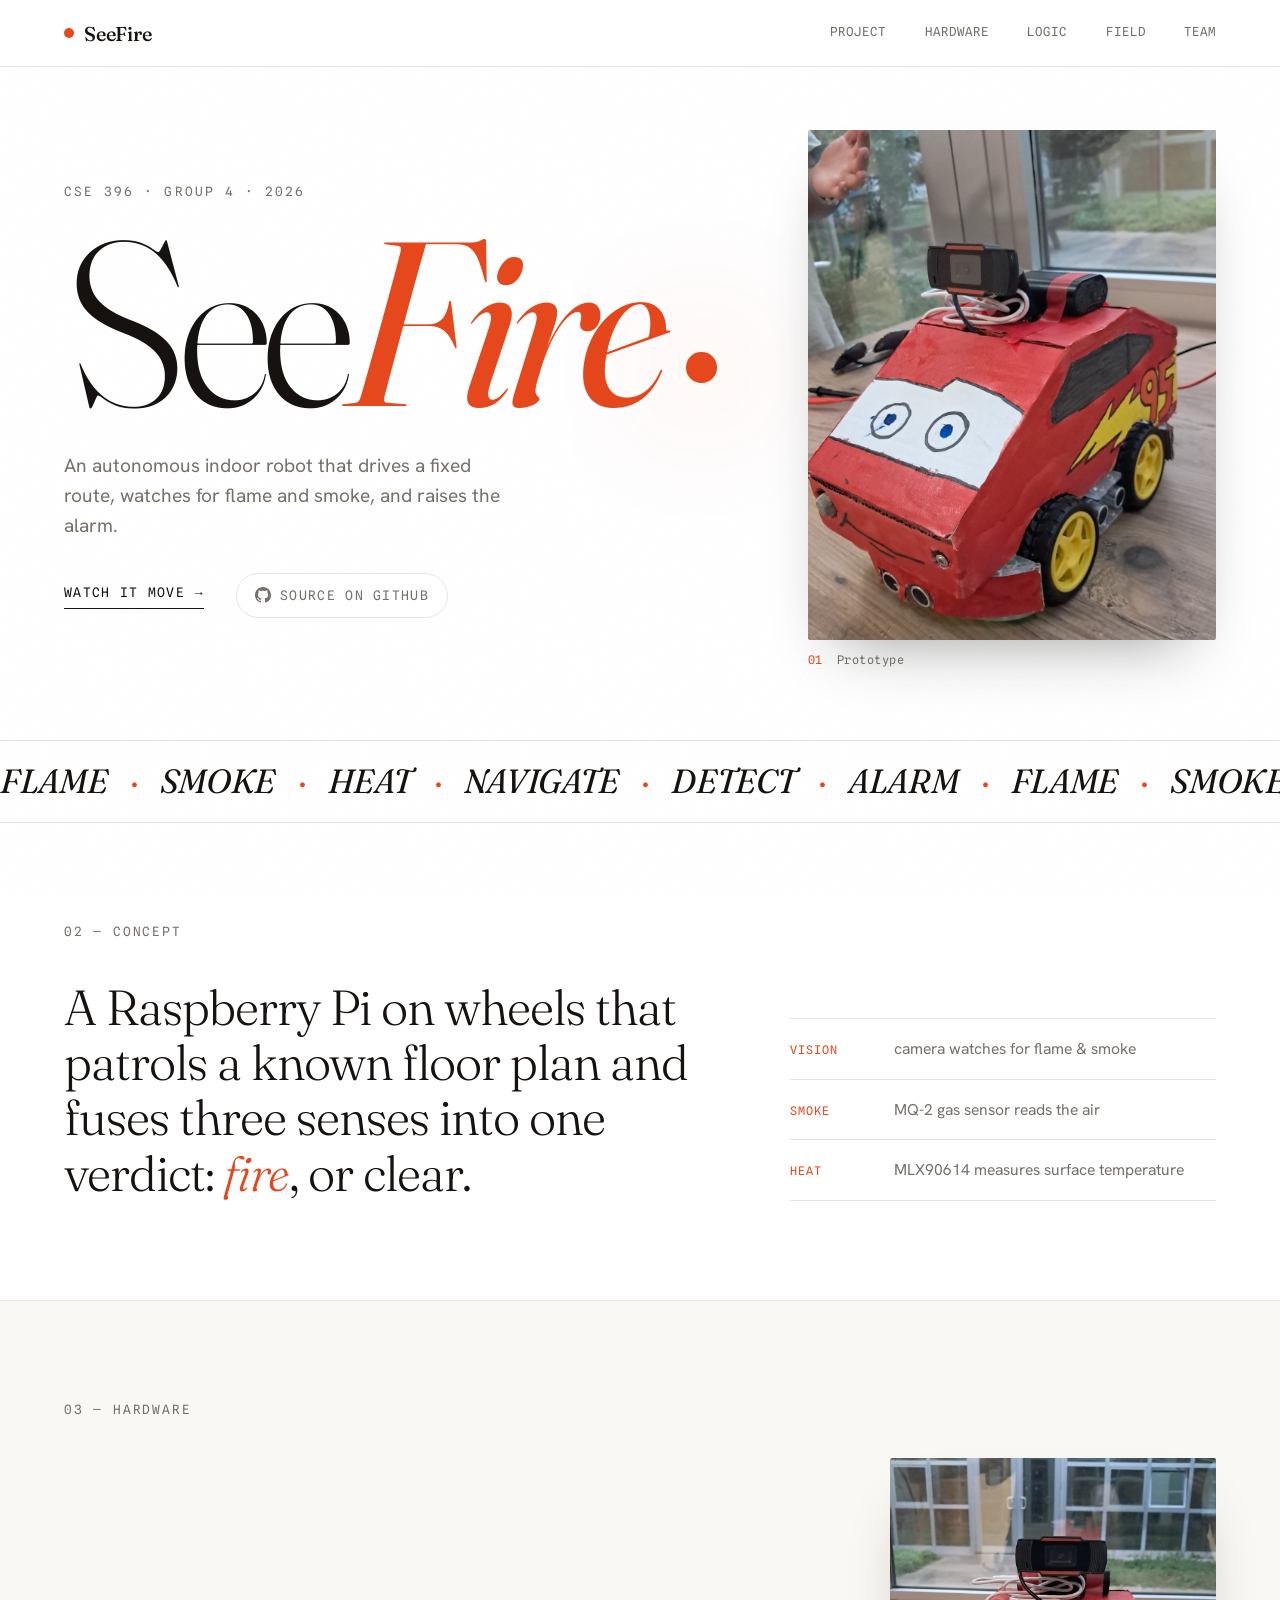
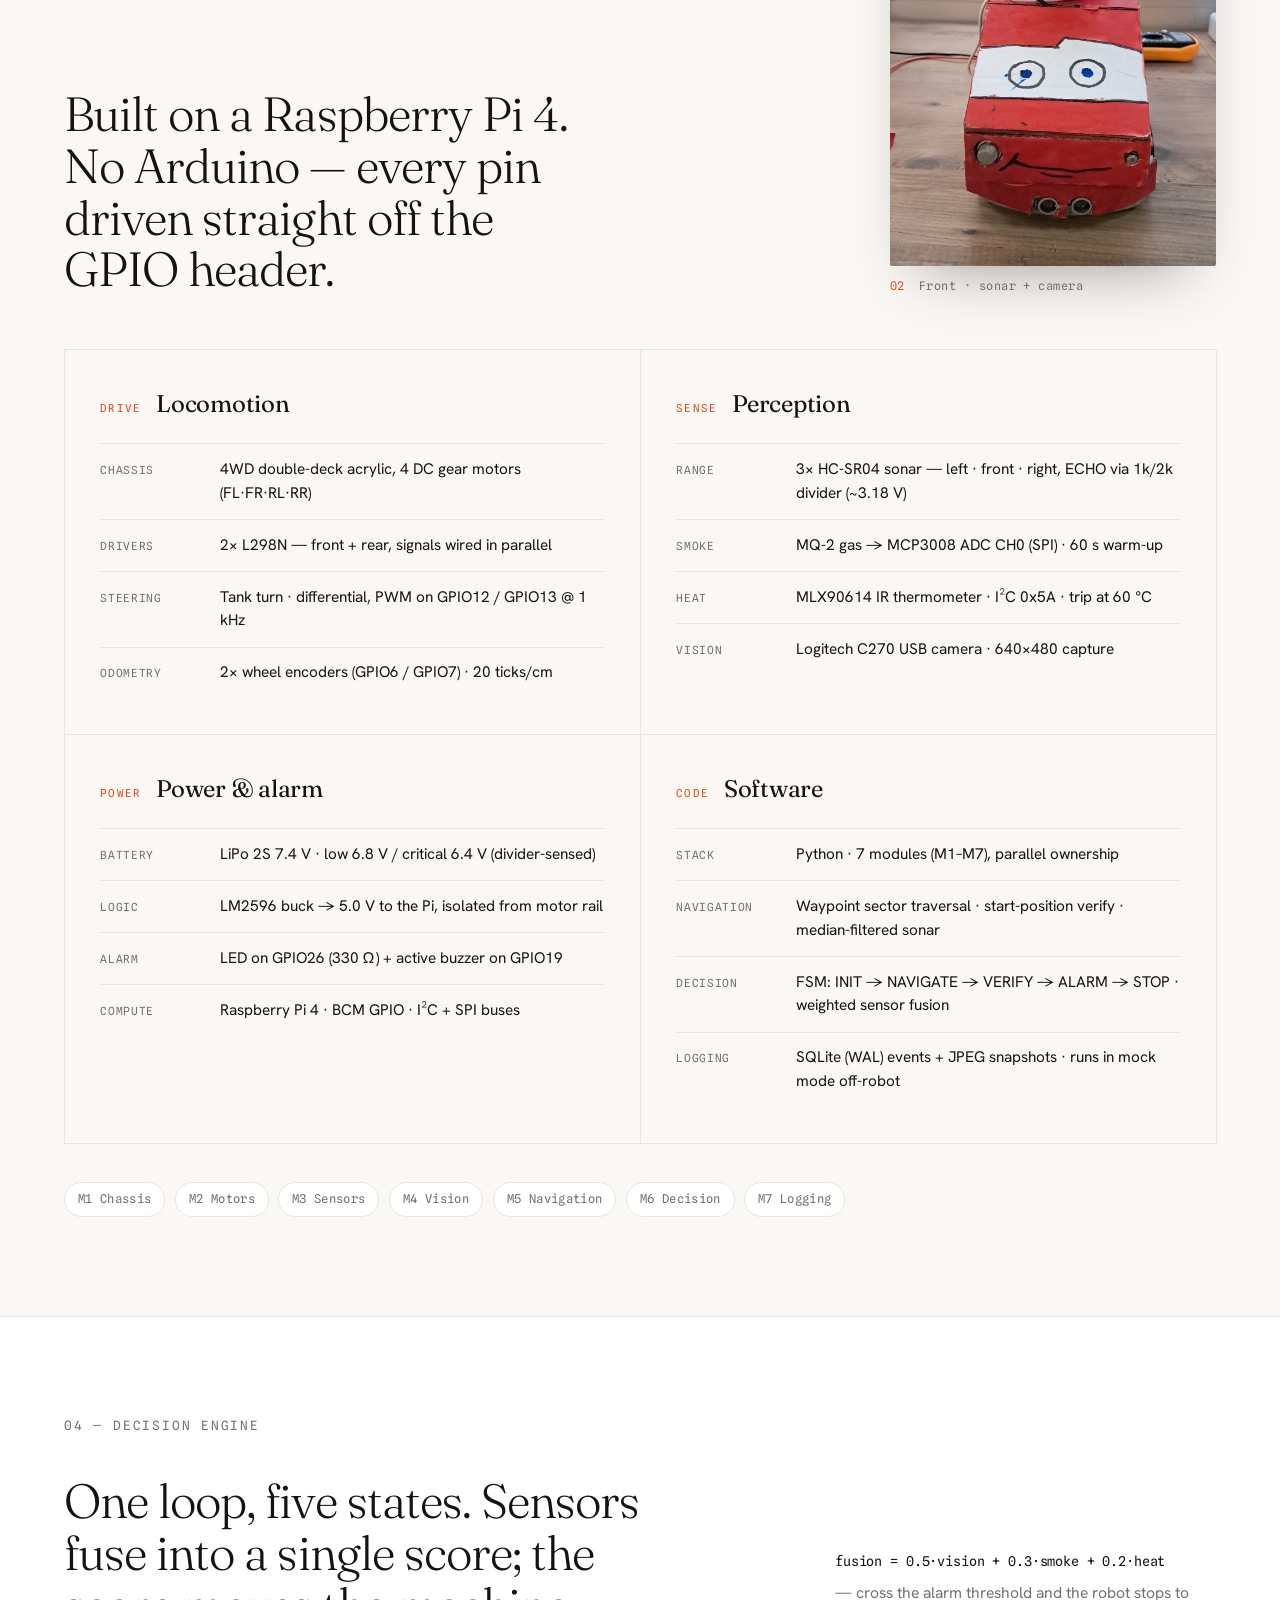
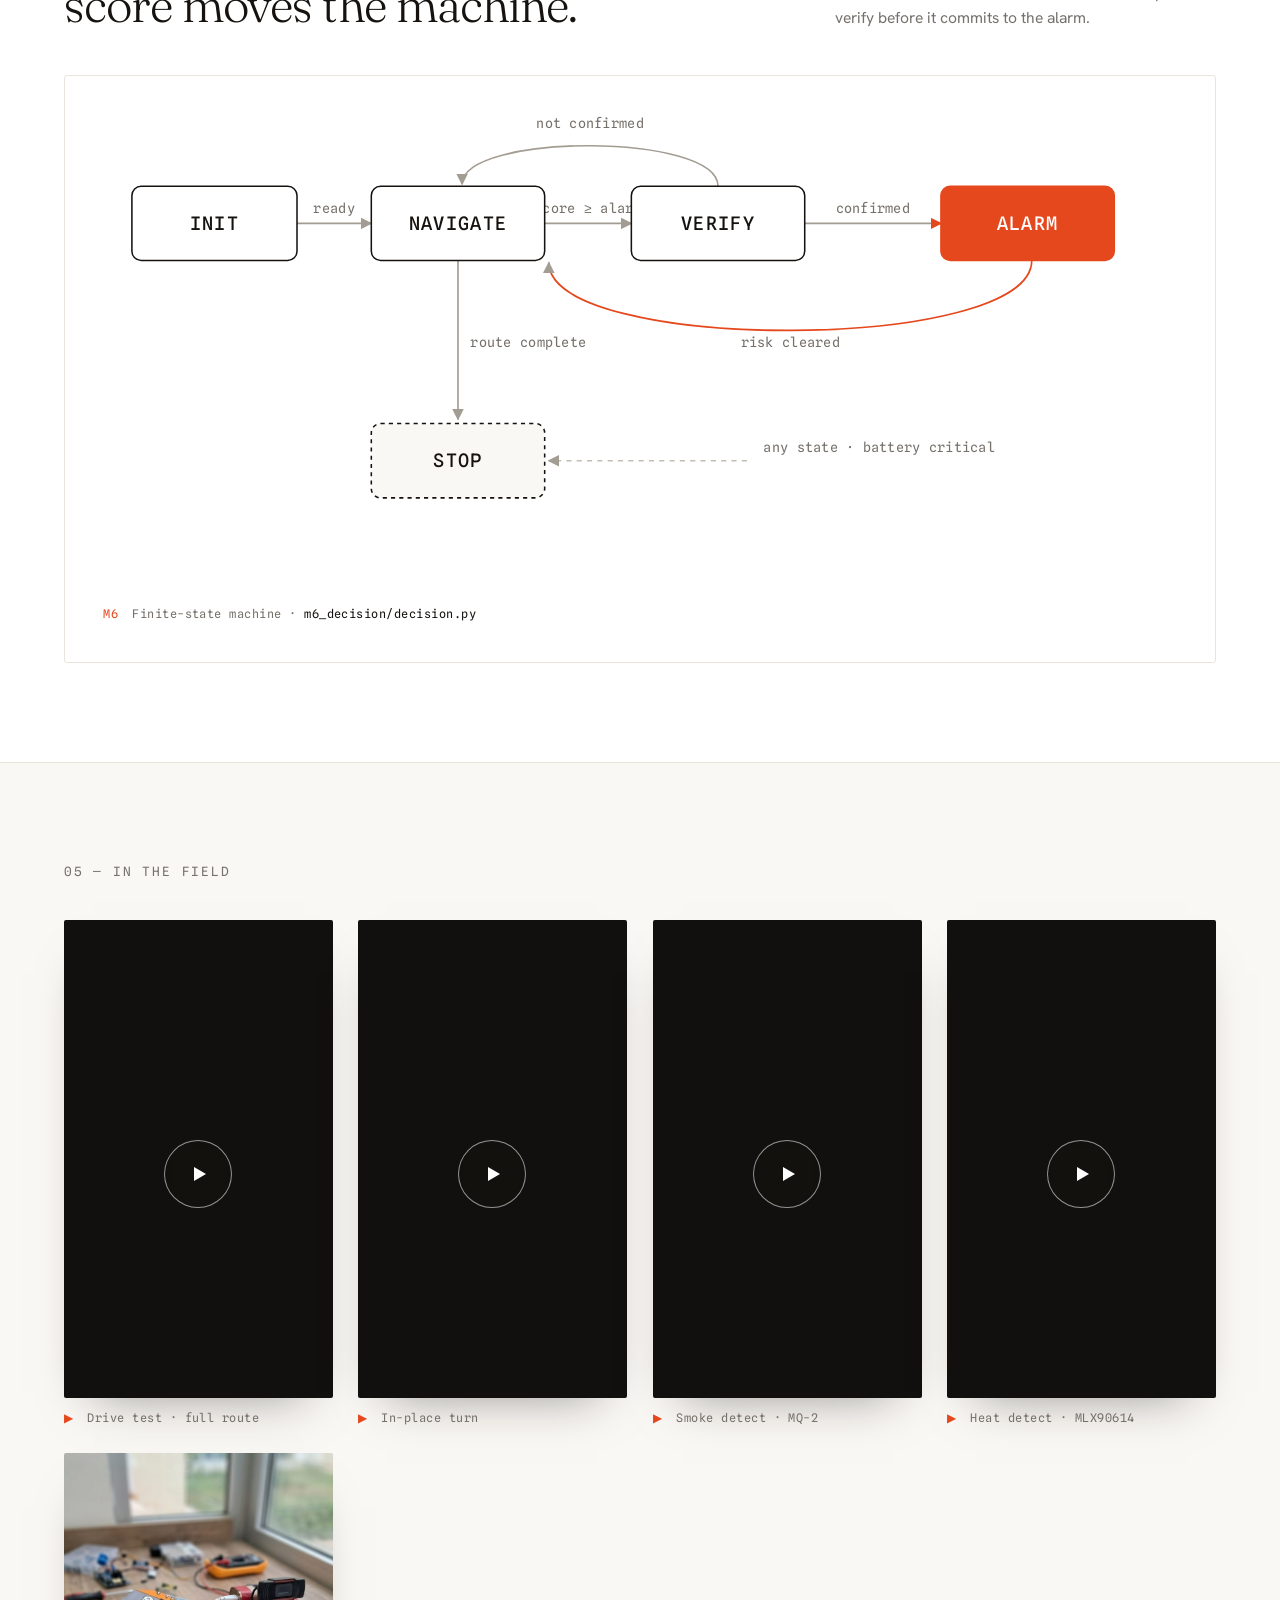
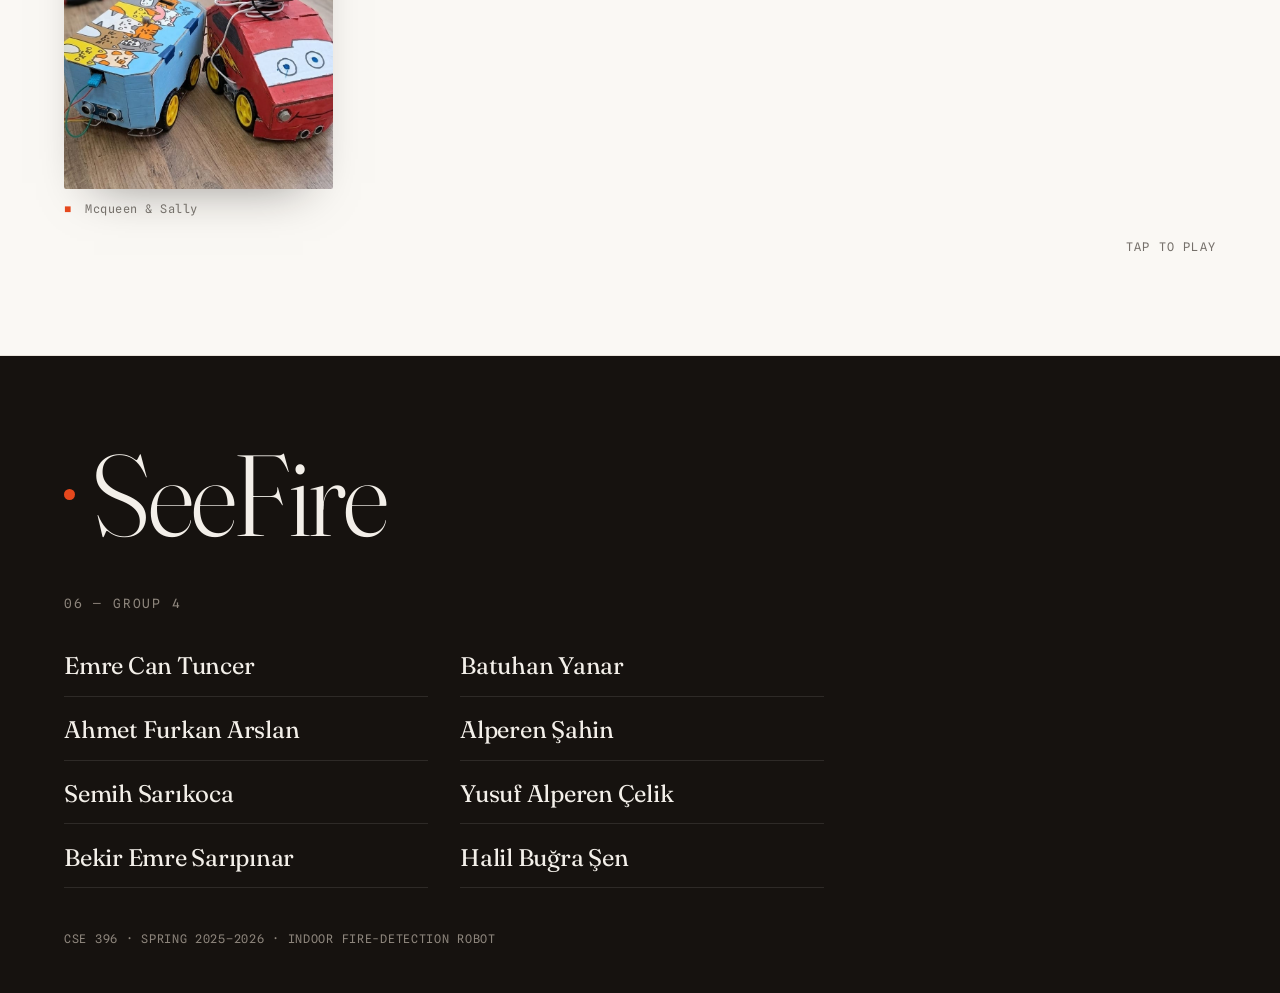
<file: index.html>
<!DOCTYPE html>
<html lang="en">
<head>
<meta charset="UTF-8" />
<meta name="viewport" content="width=device-width, initial-scale=1.0" />
<title>SeeFire — Indoor Fire-Detection Robot</title>
<meta name="description" content="SeeFire — a Raspberry Pi indoor fire-detection robot. CSE 396, Group 4." />
<link rel="preconnect" href="https://fonts.googleapis.com" />
<link rel="preconnect" href="https://fonts.gstatic.com" crossorigin />
<link href="https://fonts.googleapis.com/css2?family=Fraunces:opsz,wght@9..144,300;9..144,400;9..144,500;9..144,600&family=Hanken+Grotesk:wght@400;500;600&family=Spline+Sans+Mono:wght@400;500&display=swap" rel="stylesheet" />
<link rel="stylesheet" href="style.css" />
</head>
<body>

<div class="grain" aria-hidden="true"></div>

<!-- ───────────────────────── NAV ───────────────────────── -->
<header class="nav">
  <a class="nav__mark" href="#top">
    <span class="ember-dot" aria-hidden="true"></span>SeeFire
  </a>
  <nav class="nav__links">
    <a href="#what">Project</a>
    <a href="#hardware">Hardware</a>
    <a href="#logic">Logic</a>
    <a href="#field">Field</a>
    <a href="#team">Team</a>
  </nav>
</header>

<main id="top">

  <!-- ───────────────────────── HERO ───────────────────────── -->
  <section class="hero">
    <div class="hero__copy">
      <p class="kicker reveal">CSE 396 · Group 4 · 2026</p>
      <h1 class="wordmark reveal" style="--d:.08s">
        See<span class="wordmark__fire">Fire</span><span class="wordmark__dot" aria-hidden="true"></span>
      </h1>
      <p class="hero__lead reveal" style="--d:.34s">
        An autonomous indoor robot that drives a fixed route, watches for
        flame and smoke, and raises the alarm.
      </p>
      <div class="hero__actions reveal" style="--d:.44s">
        <a class="cta" href="#field">
          Watch it move <span aria-hidden="true">→</span>
        </a>
        <a class="cta cta--ghost" href="https://github.com/batuhanynr/SeeFire" target="_blank" rel="noopener">
          <svg viewBox="0 0 16 16" width="16" height="16" aria-hidden="true" fill="currentColor">
            <path d="M8 0C3.58 0 0 3.58 0 8c0 3.54 2.29 6.53 5.47 7.59.4.07.55-.17.55-.38 0-.19-.01-.82-.01-1.49-2.01.37-2.53-.49-2.69-.94-.09-.23-.48-.94-.82-1.13-.28-.15-.68-.52-.01-.53.63-.01 1.08.58 1.23.82.72 1.21 1.87.87 2.33.66.07-.52.28-.87.51-1.07-1.78-.2-3.64-.89-3.64-3.95 0-.87.31-1.59.82-2.15-.08-.2-.36-1.02.08-2.12 0 0 .67-.21 2.2.82.64-.18 1.32-.27 2-.27.68 0 1.36.09 2 .27 1.53-1.04 2.2-.82 2.2-.82.44 1.1.16 1.92.08 2.12.51.56.82 1.27.82 2.15 0 3.07-1.87 3.75-3.65 3.95.29.25.54.73.54 1.48 0 1.07-.01 1.93-.01 2.2 0 .21.15.46.55.38A8.01 8.01 0 0016 8c0-4.42-3.58-8-8-8z"/>
          </svg>
          Source on GitHub
        </a>
      </div>
    </div>
    <figure class="hero__media reveal" style="--d:.24s">
      <img src="robot-angle.jpg" alt="SeeFire robot" />
      <figcaption><span class="mono">01</span> Prototype</figcaption>
    </figure>
  </section>

  <!-- ───────────────────────── MARQUEE ───────────────────────── -->
  <div class="marquee" aria-hidden="true">
    <div class="marquee__track">
      <span>FLAME</span><span class="sep">·</span><span>SMOKE</span><span class="sep">·</span><span>HEAT</span><span class="sep">·</span>
      <span>NAVIGATE</span><span class="sep">·</span><span>DETECT</span><span class="sep">·</span><span>ALARM</span><span class="sep">·</span>
      <span>FLAME</span><span class="sep">·</span><span>SMOKE</span><span class="sep">·</span><span>HEAT</span><span class="sep">·</span>
      <span>NAVIGATE</span><span class="sep">·</span><span>DETECT</span><span class="sep">·</span><span>ALARM</span><span class="sep">·</span>
    </div>
  </div>

  <!-- ───────────────────────── WHAT ───────────────────────── -->
  <section class="block" id="what">
    <p class="section-no mono reveal">02 — Concept</p>
    <div class="what__grid">
      <h2 class="lede reveal">
        A Raspberry&nbsp;Pi on wheels that patrols a known floor plan and fuses
        three senses into one verdict: <em>fire</em>, or clear.
      </h2>
      <ul class="senses">
        <li class="reveal" style="--d:.05s"><span class="mono">vision</span>camera watches for flame &amp; smoke</li>
        <li class="reveal" style="--d:.12s"><span class="mono">smoke</span>MQ-2 gas sensor reads the air</li>
        <li class="reveal" style="--d:.19s"><span class="mono">heat</span>MLX90614 measures surface temperature</li>
      </ul>
    </div>
  </section>

  <!-- ───────────────────────── HARDWARE ───────────────────────── -->
  <section class="block block--soft" id="hardware">
    <p class="section-no mono reveal">03 — Hardware</p>
    <div class="hw__head">
      <h2 class="reveal">Built on a Raspberry&nbsp;Pi 4. No Arduino — every pin driven straight off the GPIO header.</h2>
      <figure class="hw__media reveal" style="--d:.1s">
        <img src="robot-front.jpg" alt="SeeFire robot, front" loading="lazy" />
        <figcaption><span class="mono">02</span> Front · sonar + camera</figcaption>
      </figure>
    </div>

    <!-- grouped detail -->
    <div class="hw__groups">

      <article class="hw reveal">
        <header><span class="mono">DRIVE</span><h3>Locomotion</h3></header>
        <dl>
          <div><dt>Chassis</dt><dd>4WD double-deck acrylic, 4 DC gear motors (FL·FR·RL·RR)</dd></div>
          <div><dt>Drivers</dt><dd>2× L298N — front + rear, signals wired in parallel</dd></div>
          <div><dt>Steering</dt><dd>Tank turn · differential, PWM on GPIO12 / GPIO13 @ 1 kHz</dd></div>
          <div><dt>Odometry</dt><dd>2× wheel encoders (GPIO6 / GPIO7) · 20 ticks/cm</dd></div>
        </dl>
      </article>

      <article class="hw reveal" style="--d:.06s">
        <header><span class="mono">SENSE</span><h3>Perception</h3></header>
        <dl>
          <div><dt>Range</dt><dd>3× HC-SR04 sonar — left · front · right, ECHO via 1k/2k divider (~3.18 V)</dd></div>
          <div><dt>Smoke</dt><dd>MQ-2 gas → MCP3008 ADC CH0 (SPI) · 60 s warm-up</dd></div>
          <div><dt>Heat</dt><dd>MLX90614 IR thermometer · I²C 0x5A · trip at 60 °C</dd></div>
          <div><dt>Vision</dt><dd>Logitech C270 USB camera · 640×480 capture</dd></div>
        </dl>
      </article>

      <article class="hw reveal" style="--d:.12s">
        <header><span class="mono">POWER</span><h3>Power &amp; alarm</h3></header>
        <dl>
          <div><dt>Battery</dt><dd>LiPo 2S 7.4 V · low 6.8 V / critical 6.4 V (divider-sensed)</dd></div>
          <div><dt>Logic</dt><dd>LM2596 buck → 5.0 V to the Pi, isolated from motor rail</dd></div>
          <div><dt>Alarm</dt><dd>LED on GPIO26 (330 Ω) + active buzzer on GPIO19</dd></div>
          <div><dt>Compute</dt><dd>Raspberry Pi 4 · BCM GPIO · I²C + SPI buses</dd></div>
        </dl>
      </article>

      <article class="hw reveal" style="--d:.18s">
        <header><span class="mono">CODE</span><h3>Software</h3></header>
        <dl>
          <div><dt>Stack</dt><dd>Python · 7 modules (M1–M7), parallel ownership</dd></div>
          <div><dt>Navigation</dt><dd>Waypoint sector traversal · start-position verify · median-filtered sonar</dd></div>
          <div><dt>Decision</dt><dd>FSM: INIT → NAVIGATE → VERIFY → ALARM → STOP · weighted sensor fusion</dd></div>
          <div><dt>Logging</dt><dd>SQLite (WAL) events + JPEG snapshots · runs in mock mode off-robot</dd></div>
        </dl>
      </article>

    </div>

    <div class="modules">
      <span class="reveal">M1 Chassis</span>
      <span class="reveal">M2 Motors</span>
      <span class="reveal">M3 Sensors</span>
      <span class="reveal">M4 Vision</span>
      <span class="reveal">M5 Navigation</span>
      <span class="reveal">M6 Decision</span>
      <span class="reveal">M7 Logging</span>
    </div>
  </section>

  <!-- ───────────────────────── DECISION ENGINE / FSM ───────────────────────── -->
  <section class="block" id="logic">
    <p class="section-no mono reveal">04 — Decision engine</p>
    <div class="fsm__head">
      <h2 class="reveal">One loop, five states. Sensors fuse into a single score; the score moves the machine.</h2>
      <p class="fsm__note reveal" style="--d:.08s">
        <span class="mono">fusion = 0.5·vision + 0.3·smoke + 0.2·heat</span>
        — cross the alarm threshold and the robot stops to verify before it commits to the alarm.
      </p>
    </div>

    <figure class="fsm reveal" style="--d:.05s">
      <svg viewBox="0 0 1040 460" role="img" aria-label="SeeFire decision engine state machine: INIT to NAVIGATE to VERIFY to ALARM, with returns to NAVIGATE and a STOP terminal.">
        <defs>
          <marker id="arr" viewBox="0 0 10 10" refX="9" refY="5" markerWidth="7" markerHeight="7" orient="auto-start-reverse">
            <path d="M0,0 L10,5 L0,10 z" fill="#a39c92" />
          </marker>
          <marker id="arrE" viewBox="0 0 10 10" refX="9" refY="5" markerWidth="7" markerHeight="7" orient="auto-start-reverse">
            <path d="M0,0 L10,5 L0,10 z" fill="#e5481d" />
          </marker>
        </defs>

        <!-- edges -->
        <g class="fsm-edge">
          <path d="M188,106 H260" marker-end="url(#arr)"/>
          <path d="M428,106 H512" marker-end="url(#arr)"/>
          <path d="M680,106 H812" marker-end="url(#arrE)"/>
          <!-- VERIFY -> NAVIGATE (not confirmed), arc above -->
          <path d="M596,70 C596,18 348,18 348,68" marker-end="url(#arr)"/>
          <!-- ALARM -> NAVIGATE (risk cleared), low arc -->
          <path class="e-ember" d="M900,142 C900,232 432,232 432,144" marker-end="url(#arr)"/>
          <!-- NAVIGATE -> STOP (route complete) -->
          <path d="M344,142 V296" marker-end="url(#arr)"/>
          <!-- battery critical -> STOP -->
          <path class="e-dash" d="M624,336 H432" marker-end="url(#arr)"/>
        </g>

        <!-- edge labels -->
        <g class="fsm-elabel">
          <text x="224" y="96" text-anchor="middle">ready</text>
          <text x="470" y="96" text-anchor="middle">score ≥ alarm</text>
          <text x="746" y="96" text-anchor="middle" fill="#e5481d">confirmed</text>
          <text x="472" y="14" text-anchor="middle">not confirmed</text>
          <text x="666" y="226" text-anchor="middle">risk cleared</text>
          <text x="356" y="226" text-anchor="start">route complete</text>
          <text x="640" y="328" text-anchor="start">any state · battery critical</text>
        </g>

        <!-- nodes -->
        <g class="fsm-node">
          <g><rect x="28"  y="70"  width="160" height="72" rx="9"/><text x="108" y="112">INIT</text></g>
          <g><rect x="260" y="70"  width="168" height="72" rx="9"/><text x="344" y="112">NAVIGATE</text></g>
          <g><rect x="512" y="70"  width="168" height="72" rx="9"/><text x="596" y="112">VERIFY</text></g>
          <g class="n-alarm"><rect x="812" y="70" width="168" height="72" rx="9"/><text x="896" y="112">ALARM</text></g>
          <g class="n-stop"><rect x="260" y="300" width="168" height="72" rx="9"/><text x="344" y="342">STOP</text></g>
        </g>
      </svg>
      <figcaption><span class="mono">M6</span> Finite-state machine · <code>m6_decision/decision.py</code></figcaption>
    </figure>
  </section>

  <!-- ───────────────────────── FIELD / VIDEOS ───────────────────────── -->
  <section class="block block--soft" id="field">
    <p class="section-no mono reveal">05 — In the field</p>
    <div class="films">
      <figure class="film reveal">
        <video src="drive-test.mp4" muted loop playsinline preload="metadata"></video>
        <figcaption><span class="mono">▶</span> Drive test · full route</figcaption>
      </figure>
      <figure class="film reveal" style="--d:.08s">
        <video src="spin.mp4" muted loop playsinline preload="metadata"></video>
        <figcaption><span class="mono">▶</span> In-place turn</figcaption>
      </figure>
      <figure class="film reveal" style="--d:.16s">
        <video src="smoke-test.mp4" muted loop playsinline preload="metadata"></video>
        <figcaption><span class="mono">▶</span> Smoke detect · MQ-2</figcaption>
      </figure>
      <figure class="film reveal" style="--d:.24s">
        <video src="temp-test.mp4" muted loop playsinline preload="metadata"></video>
        <figcaption><span class="mono">▶</span> Heat detect · MLX90614</figcaption>
      </figure>
      <figure class="film reveal" style="--d:.32s">
        <img src="mcq_sally.jpeg" alt="Mcqueen & Sally" style="width:100%; display:block; border-radius:2px; aspect-ratio:4/5; object-fit:cover; box-shadow:0 24px 48px -30px rgba(22,18,15,.5);" />
        <figcaption><span class="mono">■</span> Mcqueen & Sally</figcaption>
      </figure>
    </div>
    <p class="hint mono reveal">tap to play</p>
  </section>

</main>

<!-- ───────────────────────── FOOTER / TEAM ───────────────────────── -->
<footer class="footer" id="team">
  <div class="footer__top">
    <span class="ember-dot ember-dot--lg" aria-hidden="true"></span>
    <p class="footer__word">SeeFire</p>
  </div>
  <p class="section-no mono">06 — Group 4</p>
  <ul class="roster">
    <li>Emre Can Tuncer</li>
    <li>Batuhan Yanar</li>
    <li>Ahmet Furkan Arslan</li>
    <li>Alperen Şahin</li>
    <li>Semih Sarıkoca</li>
    <li>Yusuf Alperen Çelik</li>
    <li>Bekir Emre Sarıpınar</li>
    <li>Halil Buğra Şen</li>
  </ul>
  <p class="footer__fine mono">CSE 396 · Spring 2025–2026 · Indoor fire-detection robot</p>
</footer>

<script src="script.js"></script>
</body>
</html>
</file>
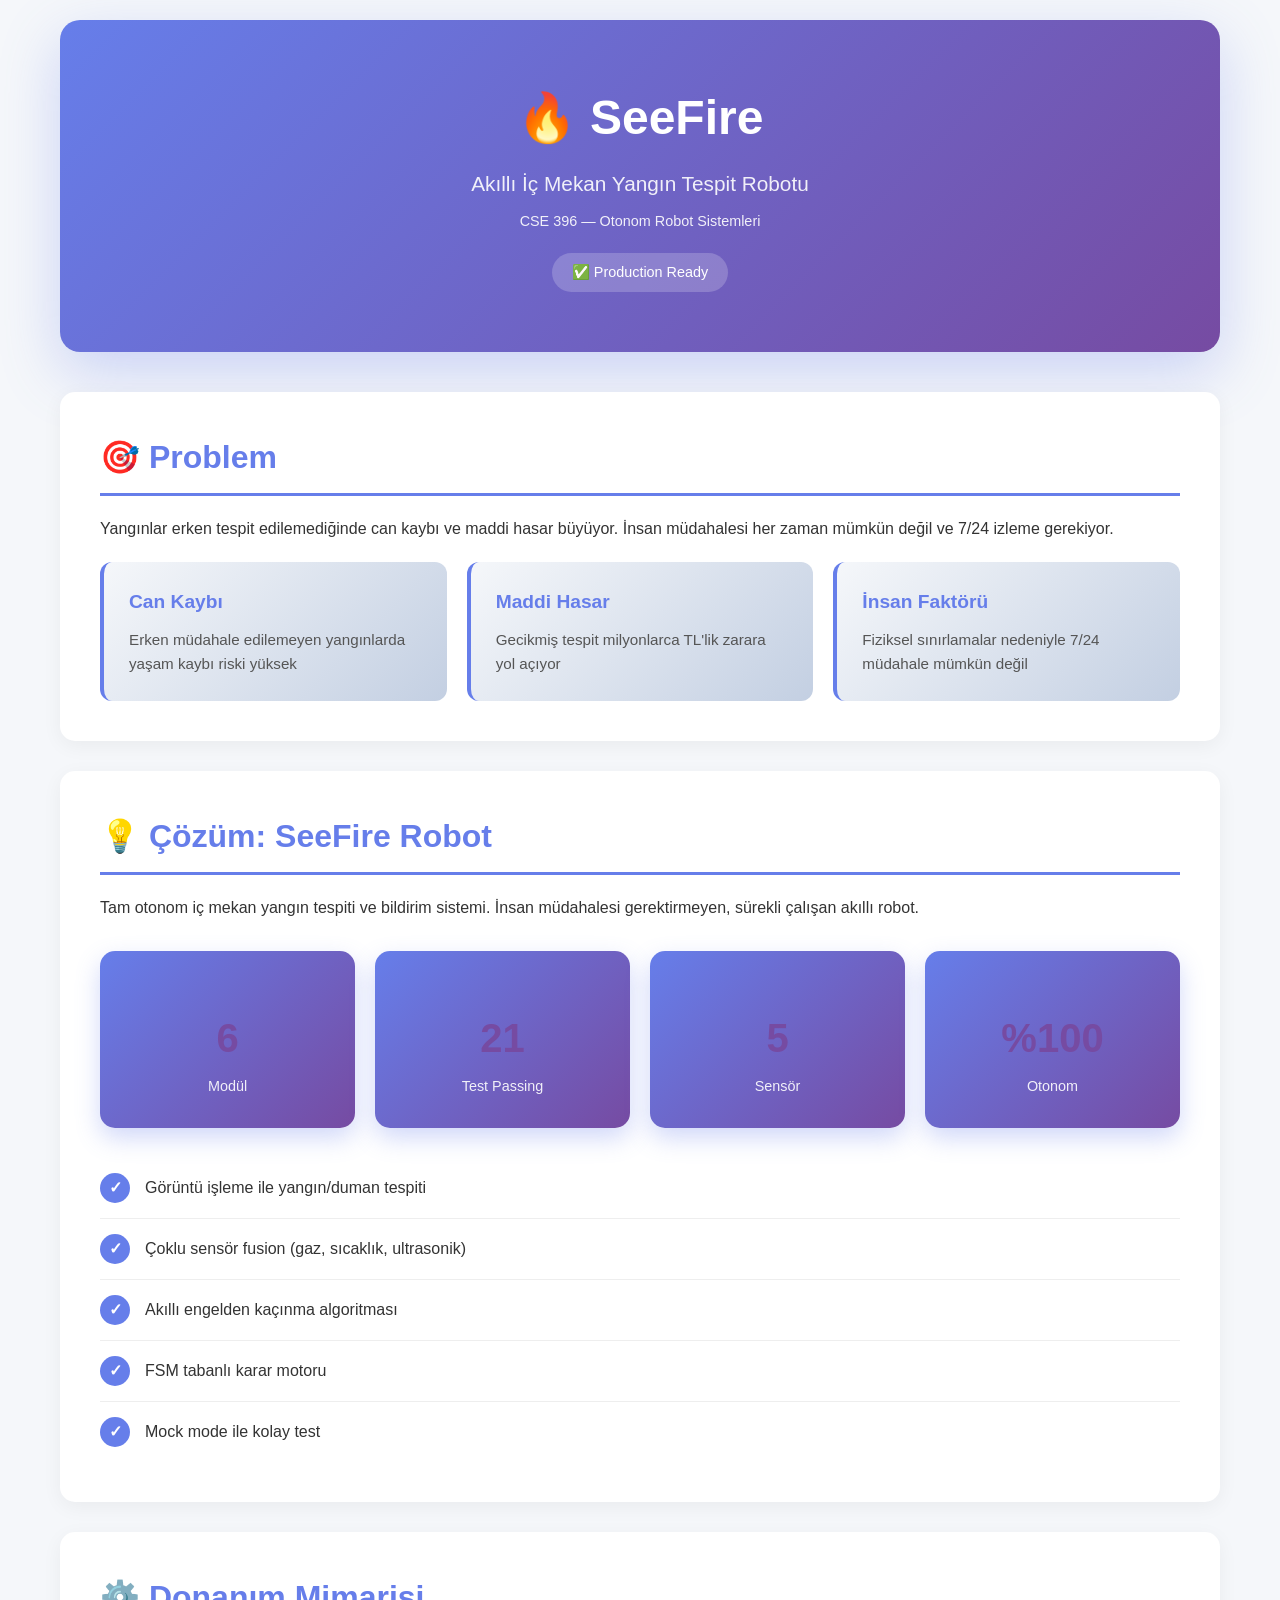
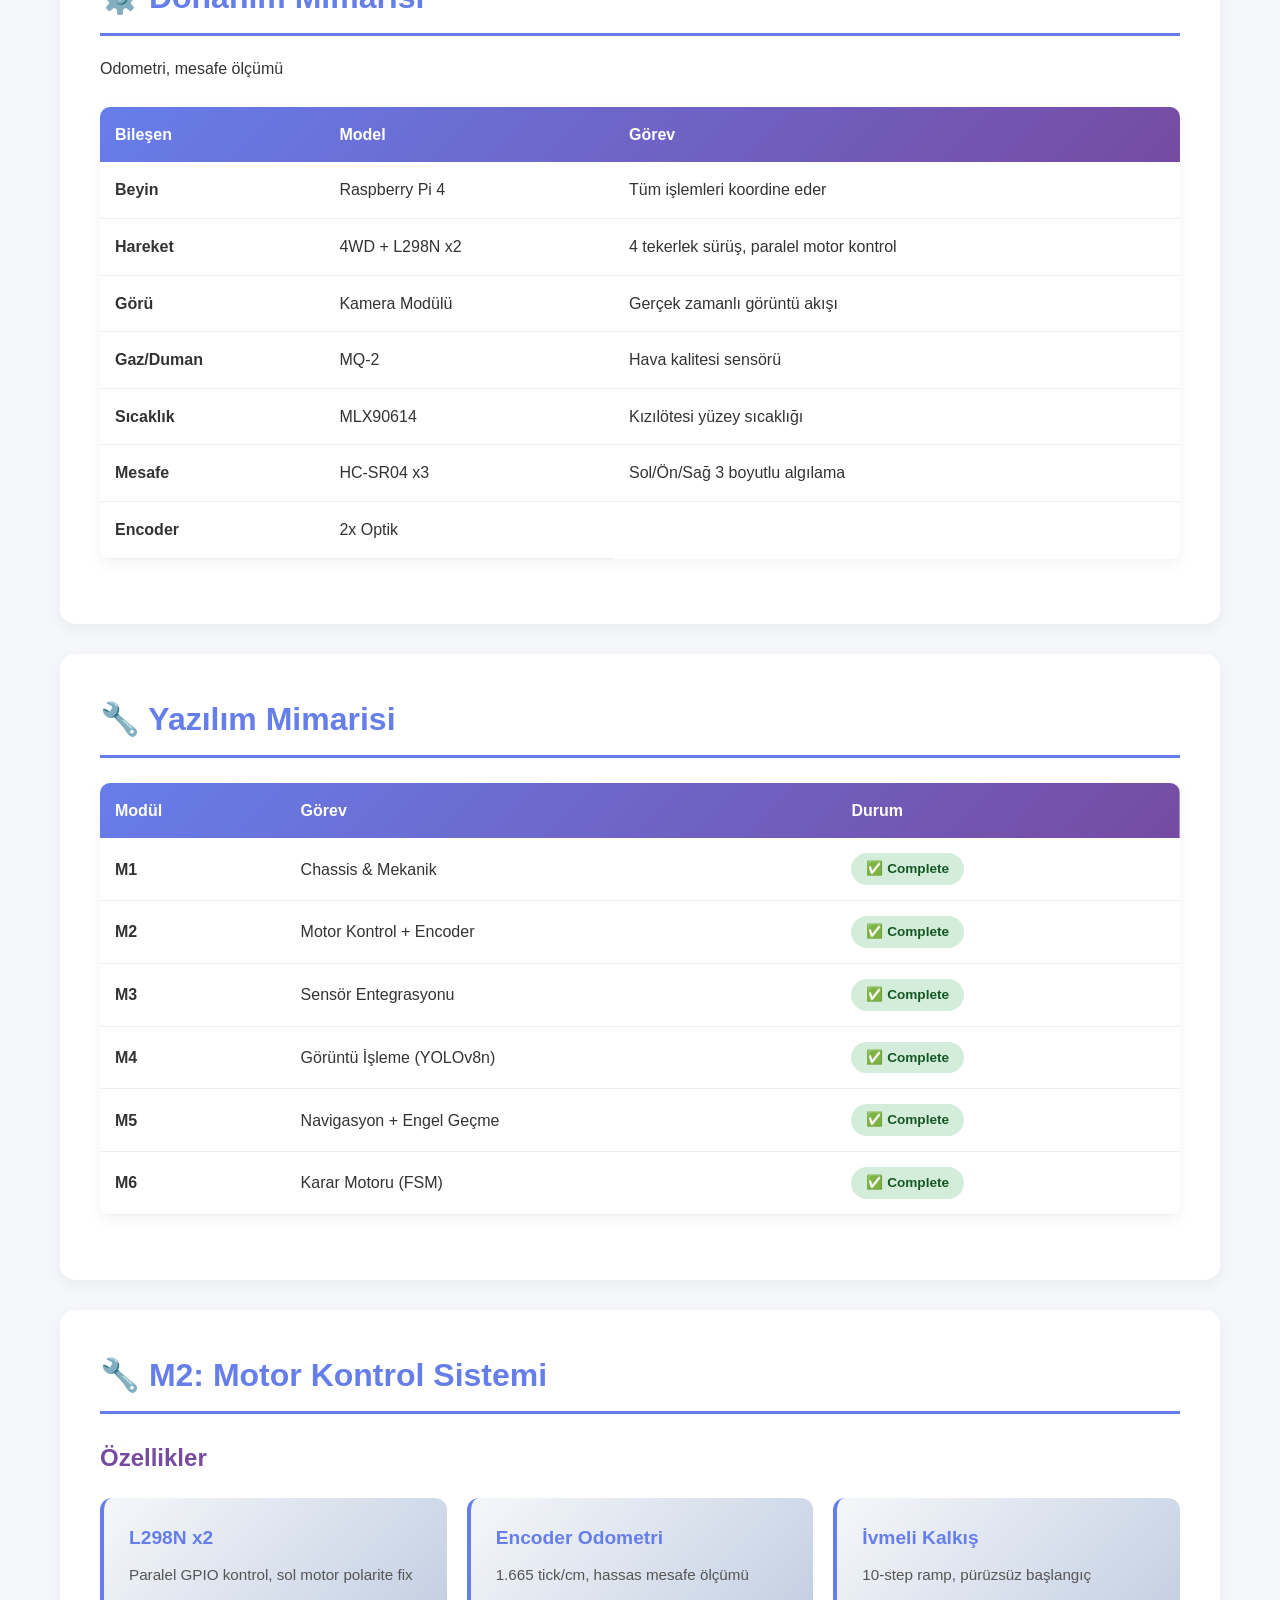
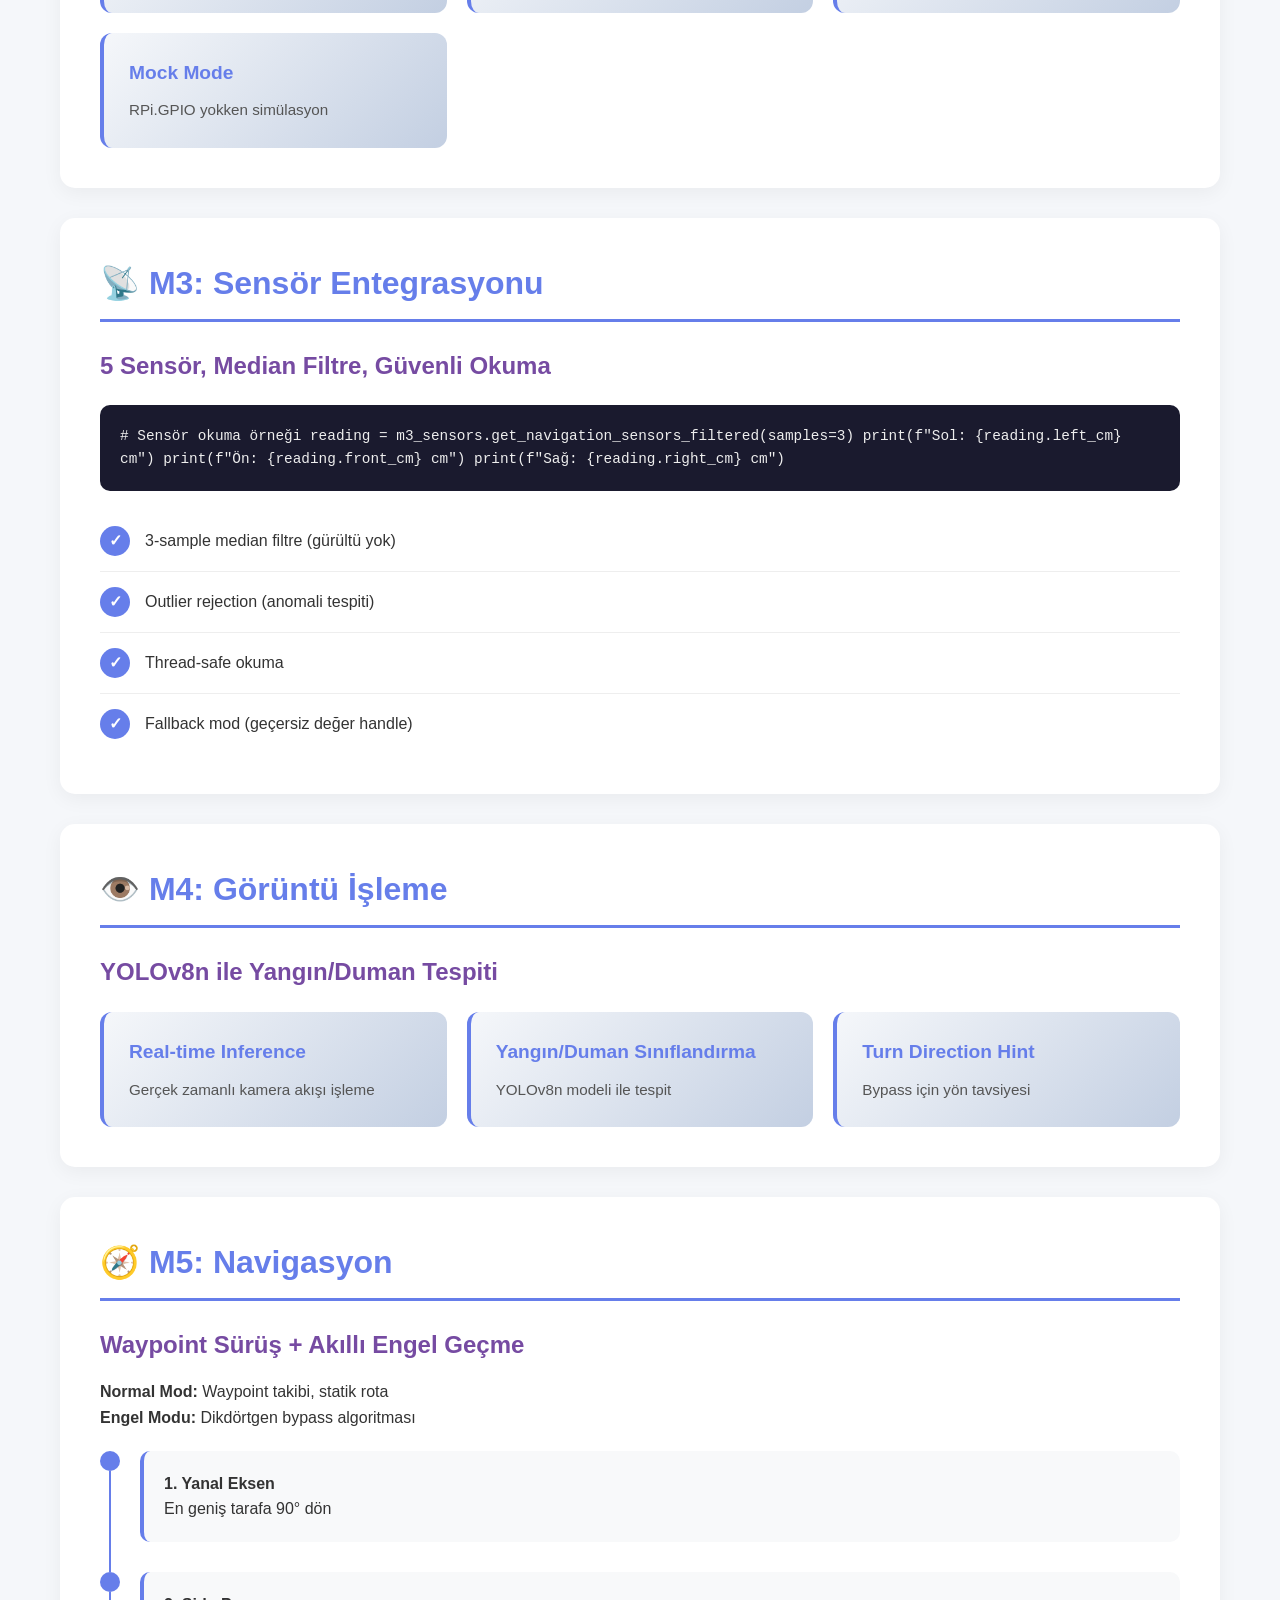
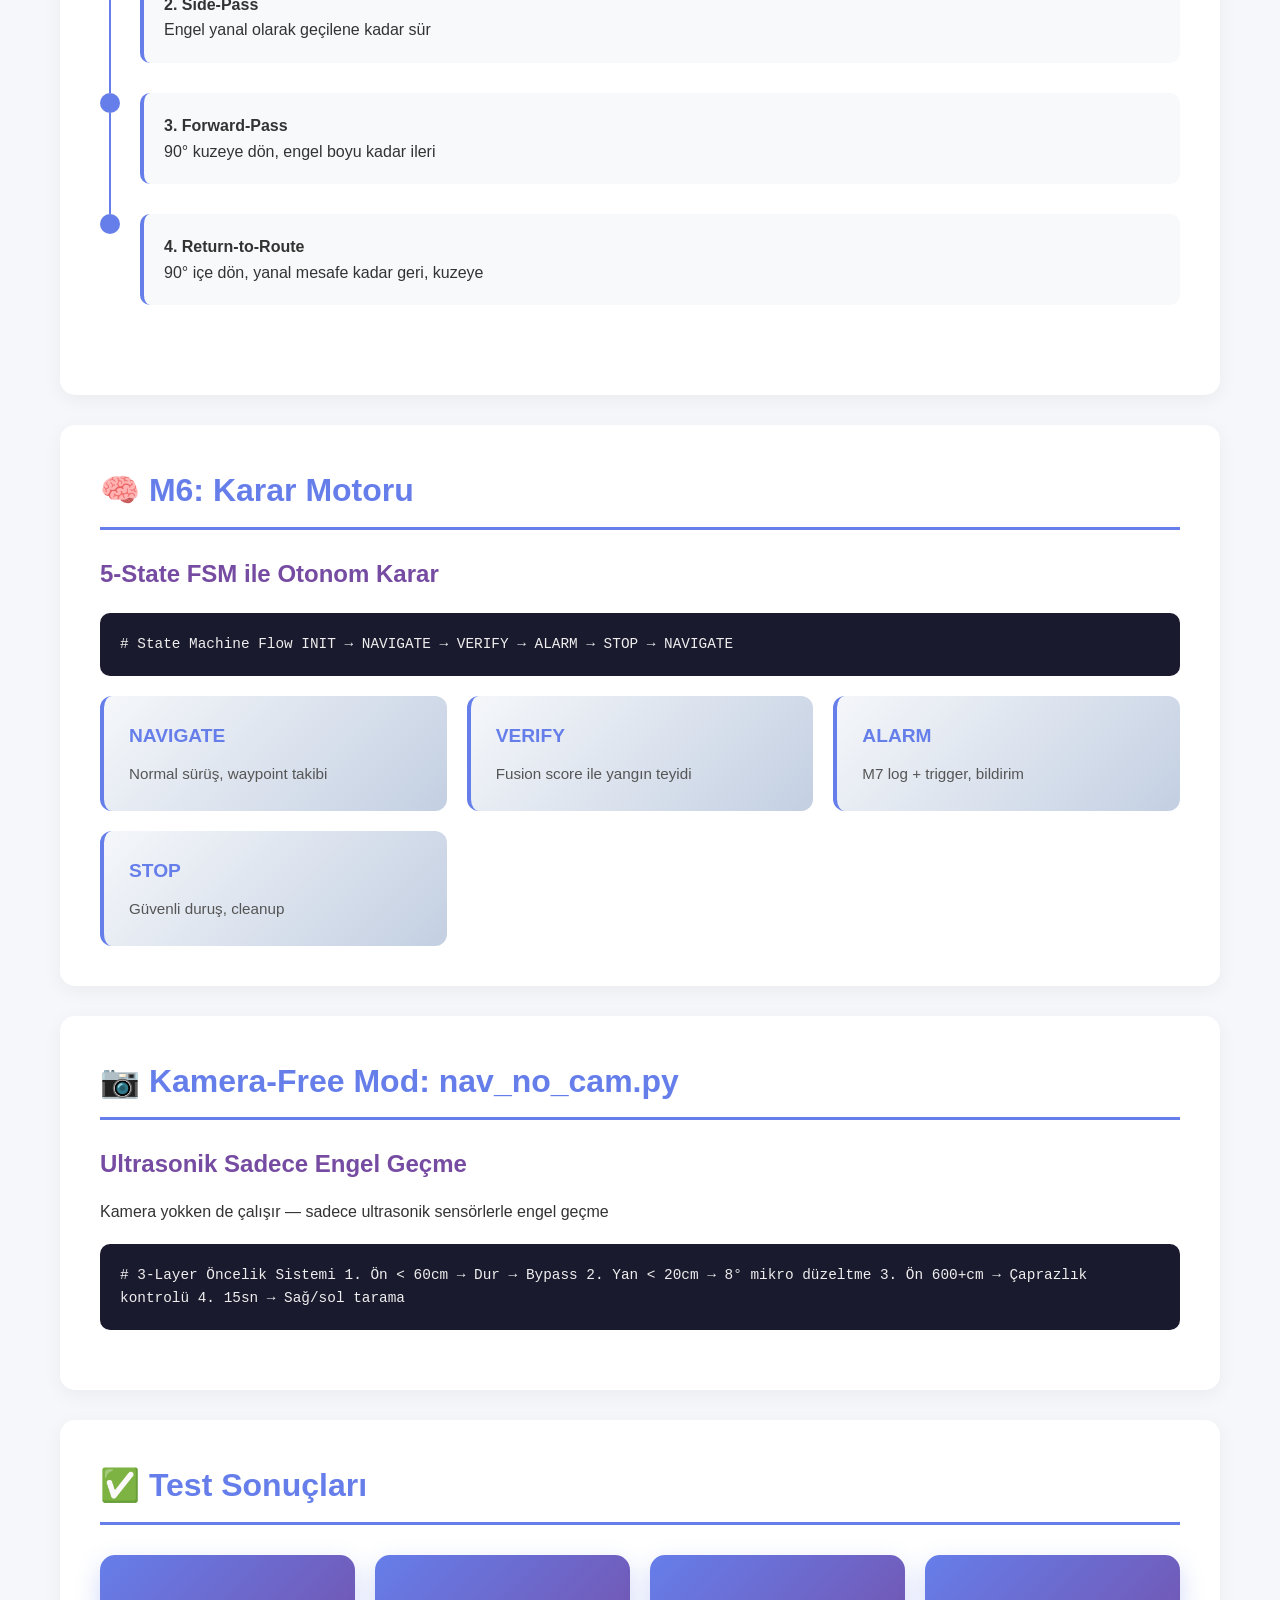
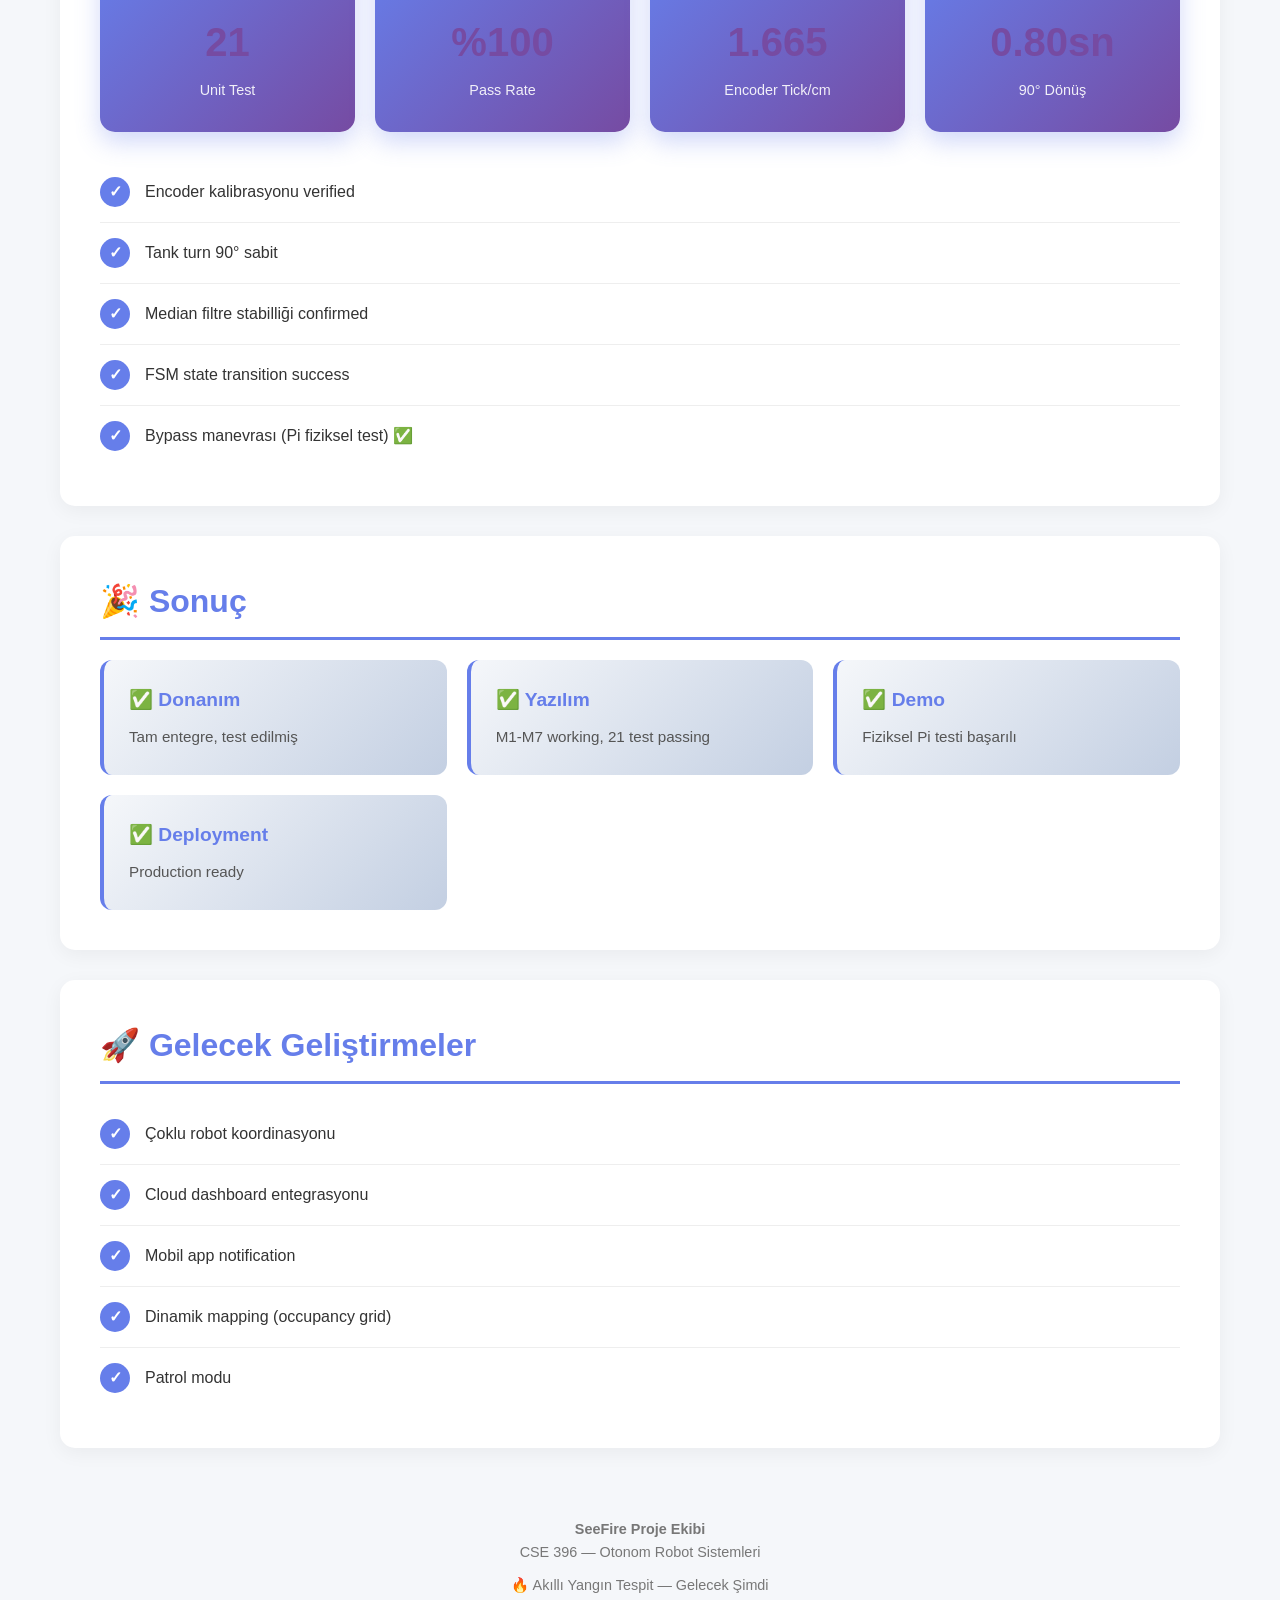
<file: project_report.html>
<!DOCTYPE html>
<html lang="tr">
<head>
    <meta charset="UTF-8">
    <meta name="viewport" content="width=device-width, initial-scale=1.0">
    <title>SeeFire — Proje Raporu</title>
    <style>
        * {
            margin: 0;
            padding: 0;
            box-sizing: border-box;
        }

        body {
            font-family: 'Segoe UI', Tahoma, Geneva, Verdana, sans-serif;
            line-height: 1.6;
            color: #333;
            background: #f5f7fa;
        }

        .container {
            max-width: 1200px;
            margin: 0 auto;
            padding: 20px;
        }

        /* Hero Section */
        .hero {
            background: linear-gradient(135deg, #667eea 0%, #764ba2 100%);
            color: white;
            padding: 60px 20px;
            text-align: center;
            border-radius: 20px;
            margin-bottom: 40px;
            box-shadow: 0 20px 60px rgba(102, 126, 234, 0.3);
        }

        .hero h1 {
            font-size: 3em;
            margin-bottom: 10px;
            font-weight: 700;
        }

        .hero p {
            font-size: 1.3em;
            opacity: 0.9;
        }

        .hero .badge {
            display: inline-block;
            background: rgba(255,255,255,0.2);
            padding: 8px 20px;
            border-radius: 50px;
            margin-top: 20px;
            font-size: 0.9em;
        }

        /* Section Styles */
        .section {
            background: white;
            padding: 40px;
            border-radius: 15px;
            margin-bottom: 30px;
            box-shadow: 0 5px 20px rgba(0,0,0,0.05);
            transition: transform 0.3s ease;
        }

        .section:hover {
            transform: translateY(-5px);
            box-shadow: 0 10px 30px rgba(0,0,0,0.1);
        }

        .section h2 {
            color: #667eea;
            font-size: 2em;
            margin-bottom: 20px;
            padding-bottom: 10px;
            border-bottom: 3px solid #667eea;
        }

        .section h3 {
            color: #764ba2;
            font-size: 1.5em;
            margin-top: 25px;
            margin-bottom: 15px;
        }

        /* Grid Layouts */
        .grid {
            display: grid;
            grid-template-columns: repeat(auto-fit, minmax(300px, 1fr));
            gap: 20px;
            margin-top: 20px;
        }

        .card {
            background: linear-gradient(135deg, #f5f7fa 0%, #c3cfe2 100%);
            padding: 25px;
            border-radius: 12px;
            border-left: 4px solid #667eea;
            transition: all 0.3s ease;
        }

        .card:hover {
            transform: translateX(5px);
            box-shadow: 0 5px 15px rgba(102, 126, 234, 0.2);
        }

        .card h4 {
            color: #667eea;
            margin-bottom: 10px;
            font-size: 1.2em;
        }

        .card p {
            color: #555;
            font-size: 0.95em;
        }

        /* Module Table */
        .module-table {
            width: 100%;
            border-collapse: collapse;
            margin: 25px 0;
            background: white;
            border-radius: 10px;
            overflow: hidden;
            box-shadow: 0 5px 15px rgba(0,0,0,0.05);
        }

        .module-table thead {
            background: linear-gradient(135deg, #667eea 0%, #764ba2 100%);
            color: white;
        }

        .module-table th {
            padding: 15px;
            text-align: left;
            font-weight: 600;
        }

        .module-table td {
            padding: 15px;
            border-bottom: 1px solid #eee;
        }

        .module-table tr:hover {
            background: #f8f9fa;
        }

        .status {
            display: inline-block;
            padding: 5px 15px;
            border-radius: 20px;
            font-size: 0.85em;
            font-weight: 600;
        }

        .status.done {
            background: #d4edda;
            color: #155724;
        }

        .status.progress {
            background: #fff3cd;
            color: #856404;
        }

        /* Feature List */
        .feature-list {
            list-style: none;
            padding: 0;
        }

        .feature-list li {
            padding: 15px 0;
            border-bottom: 1px solid #eee;
            display: flex;
            align-items: center;
        }

        .feature-list li:last-child {
            border-bottom: none;
        }

        .feature-list li:before {
            content: "✓";
            background: #667eea;
            color: white;
            width: 30px;
            height: 30px;
            border-radius: 50%;
            display: flex;
            align-items: center;
            justify-content: center;
            margin-right: 15px;
            font-weight: bold;
            flex-shrink: 0;
        }

        /* Stats Grid */
        .stats {
            display: grid;
            grid-template-columns: repeat(auto-fit, minmax(200px, 1fr));
            gap: 20px;
            margin: 30px 0;
        }

        .stat-card {
            background: linear-gradient(135deg, #667eea 0%, #764ba2 100%);
            color: white;
            padding: 30px;
            border-radius: 15px;
            text-align: center;
            box-shadow: 0 10px 25px rgba(102, 126, 234, 0.3);
        }

        .stat-card h3 {
            font-size: 2.5em;
            margin-bottom: 5px;
        }

        .stat-card p {
            opacity: 0.9;
            font-size: 0.9em;
        }

        /* Code Block */
        .code-block {
            background: #1a1a2e;
            color: #eee;
            padding: 20px;
            border-radius: 10px;
            overflow-x: auto;
            margin: 20px 0;
            font-family: 'Courier New', monospace;
            font-size: 0.9em;
        }

        /* Timeline */
        .timeline {
            position: relative;
            padding: 20px 0;
        }

        .timeline-item {
            position: relative;
            padding-left: 40px;
            margin-bottom: 30px;
        }

        .timeline-item:before {
            content: "";
            position: absolute;
            left: 0;
            top: 0;
            width: 20px;
            height: 20px;
            background: #667eea;
            border-radius: 50%;
        }

        .timeline-item:after {
            content: "";
            position: absolute;
            left: 9px;
            top: 20px;
            width: 2px;
            height: calc(100% + 10px);
            background: #667eea;
        }

        .timeline-item:last-child:after {
            display: none;
        }

        .timeline-content {
            background: #f8f9fa;
            padding: 20px;
            border-radius: 10px;
            border-left: 4px solid #667eea;
        }

        /* Footer */
        .footer {
            text-align: center;
            padding: 40px 20px;
            color: #777;
            font-size: 0.9em;
        }

        /* Responsive */
        @media (max-width: 768px) {
            .hero h1 {
                font-size: 2em;
            }

            .grid {
                grid-template-columns: 1fr;
            }

            .section {
                padding: 25px;
            }
        }

        /* Print Styles */
        @media print {
            body {
                background: white;
            }

            .hero {
                page-break-after: avoid;
            }

            .section {
                page-break-inside: avoid;
                box-shadow: none;
                border: 1px solid #ddd;
            }

            .hero, .stat-card {
                background: #667eea !important;
                -webkit-print-color-adjust: exact;
                print-color-adjust: exact;
            }
        }
    </style>
</head>
<body>
    <div class="container">
        <!-- Hero Section -->
        <div class="hero">
            <h1>🔥 SeeFire</h1>
            <p>Akıllı İç Mekan Yangın Tespit Robotu</p>
            <p style="font-size: 0.9em; margin-top: 10px;">CSE 396 — Otonom Robot Sistemleri</p>
            <div class="badge">✅ Production Ready</div>
        </div>

        <!-- Problem Section -->
        <div class="section">
            <h2>🎯 Problem</h2>
            <p>Yangınlar erken tespit edilemediğinde can kaybı ve maddi hasar büyüyor. İnsan müdahalesi her zaman mümkün değil ve 7/24 izleme gerekiyor.</p>
            <div class="grid">
                <div class="card">
                    <h4>Can Kaybı</h4>
                    <p>Erken müdahale edilemeyen yangınlarda yaşam kaybı riski yüksek</p>
                </div>
                <div class="card">
                    <h4>Maddi Hasar</h4>
                    <p>Gecikmiş tespit milyonlarca TL'lik zarara yol açıyor</p>
                </div>
                <div class="card">
                    <h4>İnsan Faktörü</h4>
                    <p>Fiziksel sınırlamalar nedeniyle 7/24 müdahale mümkün değil</p>
                </div>
            </div>
        </div>

        <!-- Solution Section -->
        <div class="section">
            <h2>💡 Çözüm: SeeFire Robot</h2>
            <p>Tam otonom iç mekan yangın tespiti ve bildirim sistemi. İnsan müdahalesi gerektirmeyen, sürekli çalışan akıllı robot.</p>

            <div class="stats">
                <div class="stat-card">
                    <h3>6</h3>
                    <p>Modül</p>
                </div>
                <div class="stat-card">
                    <h3>21</h3>
                    <p>Test Passing</p>
                </div>
                <div class="stat-card">
                    <h3>5</h3>
                    <p>Sensör</p>
                </div>
                <div class="stat-card">
                    <h3>%100</h3>
                    <p>Otonom</p>
                </div>
            </div>

            <ul class="feature-list">
                <li>Görüntü işleme ile yangın/duman tespiti</li>
                <li>Çoklu sensör fusion (gaz, sıcaklık, ultrasonik)</li>
                <li>Akıllı engelden kaçınma algoritması</li>
                <li>FSM tabanlı karar motoru</li>
                <li>Mock mode ile kolay test</li>
            </ul>
        </div>

        <!-- Hardware Section -->
        <div class="section">
            <h2>⚙️ Donanım Mimarisi</h2>
            <table class="module-table">
                <thead>
                    <tr>
                        <th>Bileşen</th>
                        <th>Model</th>
                        <th>Görev</th>
                    </tr>
                </thead>
                <tbody>
                    <tr>
                        <td><strong>Beyin</strong></td>
                        <td>Raspberry Pi 4</td>
                        <td>Tüm işlemleri koordine eder</td>
                    </tr>
                    <tr>
                        <td><strong>Hareket</strong></td>
                        <td>4WD + L298N x2</td>
                        <td>4 tekerlek sürüş, paralel motor kontrol</td>
                    </tr>
                    <tr>
                        <td><strong>Görü</strong></td>
                        <td>Kamera Modülü</td>
                        <td>Gerçek zamanlı görüntü akışı</td>
                    </tr>
                    <tr>
                        <td><strong>Gaz/Duman</strong></td>
                        <td>MQ-2</td>
                        <td>Hava kalitesi sensörü</td>
                    </tr>
                    <tr>
                        <td><strong>Sıcaklık</strong></td>
                        <td>MLX90614</td>
                        <td>Kızılötesi yüzey sıcaklığı</td>
                    </tr>
                    <tr>
                        <td><strong>Mesafe</strong></td>
                        <td>HC-SR04 x3</td>
                        <td>Sol/Ön/Sağ 3 boyutlu algılama</td>
                    </tr>
                    <tr>
                        <td><strong>Encoder</strong></td>
                        <td>2x Optik</td>
                        <tab>Odometri, mesafe ölçümü</td>
                    </tr>
                </tbody>
            </table>
        </div>

        <!-- Software Architecture -->
        <div class="section">
            <h2>🔧 Yazılım Mimarisi</h2>
            <table class="module-table">
                <thead>
                    <tr>
                        <th>Modül</th>
                        <th>Görev</th>
                        <th>Durum</th>
                    </tr>
                </thead>
                <tbody>
                    <tr>
                        <td><strong>M1</strong></td>
                        <td>Chassis & Mekanik</td>
                        <td><span class="status done">✅ Complete</span></td>
                    </tr>
                    <tr>
                        <td><strong>M2</strong></td>
                        <td>Motor Kontrol + Encoder</td>
                        <td><span class="status done">✅ Complete</span></td>
                    </tr>
                    <tr>
                        <td><strong>M3</strong></td>
                        <td>Sensör Entegrasyonu</td>
                        <td><span class="status done">✅ Complete</span></td>
                    </tr>
                    <tr>
                        <td><strong>M4</strong></td>
                        <td>Görüntü İşleme (YOLOv8n)</td>
                        <td><span class="status done">✅ Complete</span></td>
                    </tr>
                    <tr>
                        <td><strong>M5</strong></td>
                        <td>Navigasyon + Engel Geçme</td>
                        <td><span class="status done">✅ Complete</span></td>
                    </tr>
                    <tr>
                        <td><strong>M6</strong></td>
                        <td>Karar Motoru (FSM)</td>
                        <td><span class="status done">✅ Complete</span></td>
                    </tr>
                </tbody>
            </table>
        </div>

        <!-- M2 Motor Control -->
        <div class="section">
            <h2>🔧 M2: Motor Kontrol Sistemi</h2>
            <h3>Özellikler</h3>
            <div class="grid">
                <div class="card">
                    <h4>L298N x2</h4>
                    <p>Paralel GPIO kontrol, sol motor polarite fix</p>
                </div>
                <div class="card">
                    <h4>Encoder Odometri</h4>
                    <p>1.665 tick/cm, hassas mesafe ölçümü</p>
                </div>
                <div class="card">
                    <h4>İvmeli Kalkış</h4>
                    <p>10-step ramp, pürüzsüz başlangıç</p>
                </div>
                <div class="card">
                    <h4>Mock Mode</h4>
                    <p>RPi.GPIO yokken simülasyon</p>
                </div>
            </div>
        </div>

        <!-- M3 Sensors -->
        <div class="section">
            <h2>📡 M3: Sensör Entegrasyonu</h2>
            <h3>5 Sensör, Median Filtre, Güvenli Okuma</h3>
            <div class="code-block">
# Sensör okuma örneği
reading = m3_sensors.get_navigation_sensors_filtered(samples=3)
print(f"Sol: {reading.left_cm} cm")
print(f"Ön: {reading.front_cm} cm")
print(f"Sağ: {reading.right_cm} cm")
            </div>
            <ul class="feature-list">
                <li>3-sample median filtre (gürültü yok)</li>
                <li>Outlier rejection (anomali tespiti)</li>
                <li>Thread-safe okuma</li>
                <li>Fallback mod (geçersiz değer handle)</li>
            </ul>
        </div>

        <!-- M4 Vision -->
        <div class="section">
            <h2>👁️ M4: Görüntü İşleme</h2>
            <h3>YOLOv8n ile Yangın/Duman Tespiti</h3>
            <div class="grid">
                <div class="card">
                    <h4>Real-time Inference</h4>
                    <p>Gerçek zamanlı kamera akışı işleme</p>
                </div>
                <div class="card">
                    <h4>Yangın/Duman Sınıflandırma</h4>
                    <p>YOLOv8n modeli ile tespit</p>
                </div>
                <div class="card">
                    <h4>Turn Direction Hint</h4>
                    <p>Bypass için yön tavsiyesi</p>
                </div>
            </div>
        </div>

        <!-- M5 Navigation -->
        <div class="section">
            <h2>🧭 M5: Navigasyon</h2>
            <h3>Waypoint Sürüş + Akıllı Engel Geçme</h3>
            <p><strong>Normal Mod:</strong> Waypoint takibi, statik rota</p>
            <p><strong>Engel Modu:</strong> Dikdörtgen bypass algoritması</p>
            <div class="timeline">
                <div class="timeline-item">
                    <div class="timeline-content">
                        <strong>1. Yanal Eksen</strong>
                        <p>En geniş tarafa 90° dön</p>
                    </div>
                </div>
                <div class="timeline-item">
                    <div class="timeline-content">
                        <strong>2. Side-Pass</strong>
                        <p>Engel yanal olarak geçilene kadar sür</p>
                    </div>
                </div>
                <div class="timeline-item">
                    <div class="timeline-content">
                        <strong>3. Forward-Pass</strong>
                        <p>90° kuzeye dön, engel boyu kadar ileri</p>
                    </div>
                </div>
                <div class="timeline-item">
                    <div class="timeline-content">
                        <strong>4. Return-to-Route</strong>
                        <p>90° içe dön, yanal mesafe kadar geri, kuzeye</p>
                    </div>
                </div>
            </div>
        </div>

        <!-- M6 Decision Engine -->
        <div class="section">
            <h2>🧠 M6: Karar Motoru</h2>
            <h3>5-State FSM ile Otonom Karar</h3>
            <div class="code-block">
# State Machine Flow
INIT → NAVIGATE → VERIFY → ALARM → STOP → NAVIGATE
            </div>
            <div class="grid">
                <div class="card">
                    <h4>NAVIGATE</h4>
                    <p>Normal sürüş, waypoint takibi</p>
                </div>
                <div class="card">
                    <h4>VERIFY</h4>
                    <p>Fusion score ile yangın teyidi</p>
                </div>
                <div class="card">
                    <h4>ALARM</h4>
                    <p>M7 log + trigger, bildirim</p>
                </div>
                <div class="card">
                    <h4>STOP</h4>
                    <p>Güvenli duruş, cleanup</p>
                </div>
            </div>
        </div>

        <!-- Camera-Free Mode -->
        <div class="section">
            <h2>📷 Kamera-Free Mod: nav_no_cam.py</h2>
            <h3>Ultrasonik Sadece Engel Geçme</h3>
            <p>Kamera yokken de çalışır — sadece ultrasonik sensörlerle engel geçme</p>
            <div class="code-block">
# 3-Layer Öncelik Sistemi
1. Ön < 60cm → Dur → Bypass
2. Yan < 20cm → 8° mikro düzeltme
3. Ön 600+cm → Çaprazlık kontrolü
4. 15sn → Sağ/sol tarama
            </div>
        </div>

        <!-- Test Results -->
        <div class="section">
            <h2>✅ Test Sonuçları</h2>
            <div class="stats">
                <div class="stat-card">
                    <h3>21</h3>
                    <p>Unit Test</p>
                </div>
                <div class="stat-card">
                    <h3>%100</h3>
                    <p>Pass Rate</p>
                </div>
                <div class="stat-card">
                    <h3>1.665</h3>
                    <p>Encoder Tick/cm</p>
                </div>
                <div class="stat-card">
                    <h3>0.80sn</h3>
                    <p>90° Dönüş</p>
                </div>
            </div>
            <ul class="feature-list">
                <li>Encoder kalibrasyonu verified</li>
                <li>Tank turn 90° sabit</li>
                <li>Median filtre stabilliği confirmed</li>
                <li>FSM state transition success</li>
                <li>Bypass manevrası (Pi fiziksel test) ✅</li>
            </ul>
        </div>

        <!-- Conclusion -->
        <div class="section">
            <h2>🎉 Sonuç</h2>
            <div class="grid">
                <div class="card">
                    <h4>✅ Donanım</h4>
                    <p>Tam entegre, test edilmiş</p>
                </div>
                <div class="card">
                    <h4>✅ Yazılım</h4>
                    <p>M1-M7 working, 21 test passing</p>
                </div>
                <div class="card">
                    <h4>✅ Demo</h4>
                    <p>Fiziksel Pi testi başarılı</p>
                </div>
                <div class="card">
                    <h4>✅ Deployment</h4>
                    <p>Production ready</p>
                </div>
            </div>
        </div>

        <!-- Future Work -->
        <div class="section">
            <h2>🚀 Gelecek Geliştirmeler</h2>
            <ul class="feature-list">
                <li>Çoklu robot koordinasyonu</li>
                <li>Cloud dashboard entegrasyonu</li>
                <li>Mobil app notification</li>
                <li>Dinamik mapping (occupancy grid)</li>
                <li>Patrol modu</li>
            </ul>
        </div>

        <!-- Footer -->
        <div class="footer">
            <p><strong>SeeFire Proje Ekibi</strong></p>
            <p>CSE 396 — Otonom Robot Sistemleri</p>
            <p style="margin-top: 10px;">🔥 Akıllı Yangın Tespit — Gelecek Şimdi</p>
        </div>
    </div>
</body>
</html>
</file>
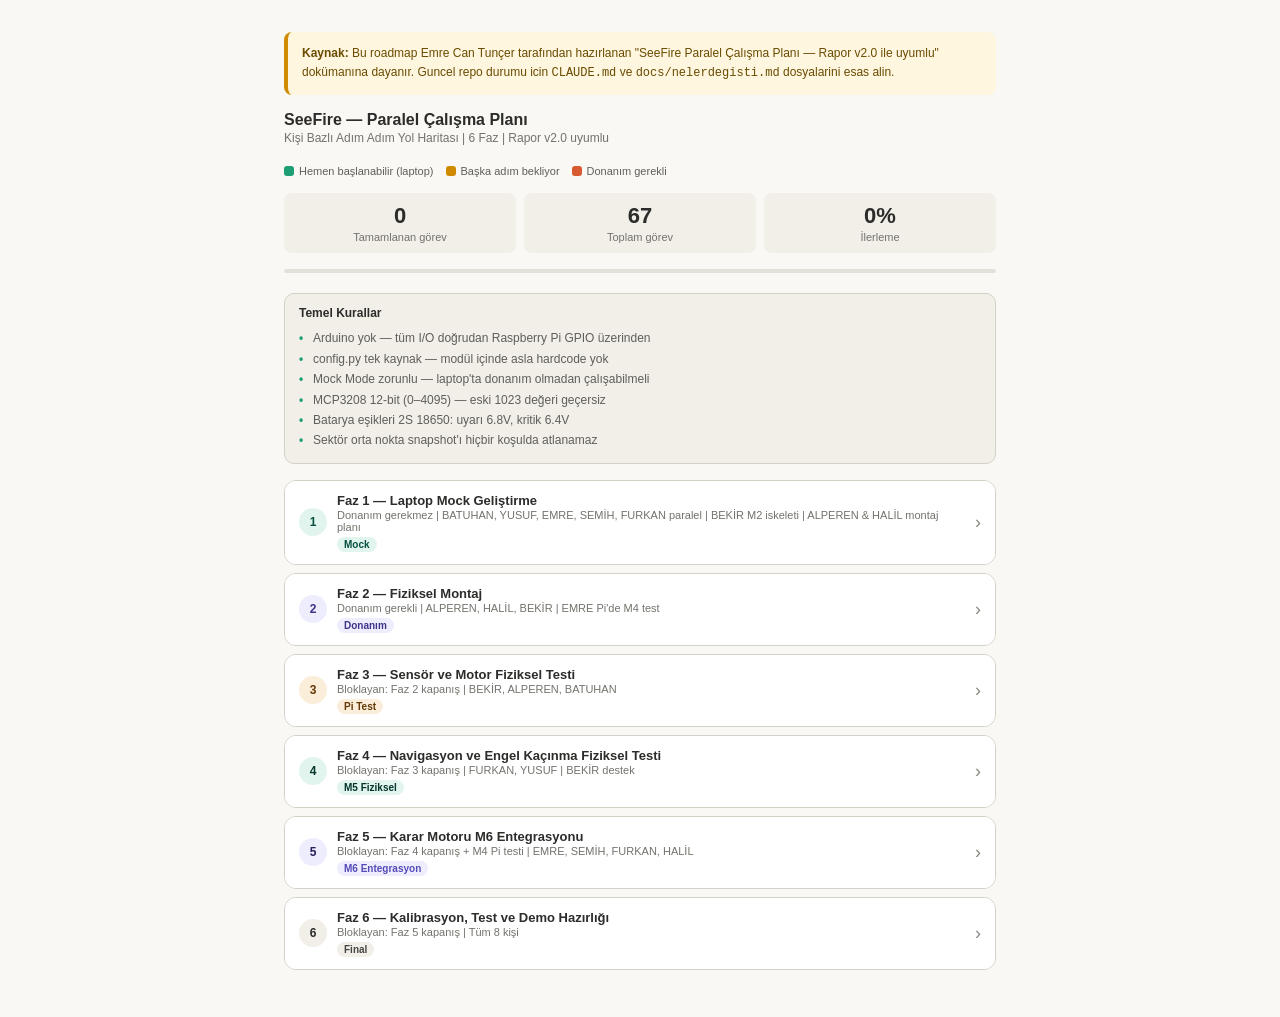
<file: docs/seefire_robot_roadmap.html>
<!DOCTYPE html>
<html lang="tr">
<head>
<meta charset="UTF-8">
<meta name="viewport" content="width=device-width, initial-scale=1.0">
<title>SeeFire — Paralel Çalışma Planı</title>
<style>
*{box-sizing:border-box;margin:0;padding:0}
body{font-family:-apple-system,BlinkMacSystemFont,'Segoe UI',sans-serif;background:#f9f8f4;color:#2c2c2a;padding:24px;max-width:760px;margin:0 auto}
.rm-wrap{padding:8px 0 24px}
.rm-header{display:flex;align-items:center;justify-content:space-between;margin-bottom:20px}
.rm-title{font-size:16px;font-weight:600;color:#2c2c2a}
.rm-sub{font-size:12px;color:#73726c;margin-top:2px}
.progress-bar{height:4px;background:#e2e0d8;border-radius:2px;margin-bottom:20px;overflow:hidden}
.progress-fill{height:100%;background:#1D9E75;border-radius:2px;transition:width .4s}
.phases{display:flex;flex-direction:column;gap:8px}
.phase-card{border:0.5px solid #d3d1c7;border-radius:12px;overflow:hidden;transition:border-color .2s;background:#fff}
.phase-card.active{border-color:#b4b2a9}
.phase-head{display:flex;align-items:center;gap:10px;padding:12px 14px;cursor:pointer;background:#fff}
.phase-head:hover{background:#f5f4ef}
.phase-num{width:28px;height:28px;border-radius:50%;display:flex;align-items:center;justify-content:center;font-size:12px;font-weight:600;flex-shrink:0}
.phase-meta{flex:1;min-width:0}
.phase-name{font-size:13px;font-weight:600;color:#2c2c2a}
.phase-dur{font-size:11px;color:#73726c;margin-top:1px}
.phase-tags{display:flex;gap:4px;flex-wrap:wrap;margin-top:4px}
.tag{font-size:10px;padding:2px 7px;border-radius:20px;font-weight:600}
.phase-toggle{font-size:18px;color:#888780;transition:transform .25s;flex-shrink:0;line-height:1}
.phase-body{display:none;padding:0 14px 14px;border-top:0.5px solid #e2e0d8}
.phase-body.open{display:block}
.tasks-title{font-size:10px;font-weight:600;color:#888780;margin:12px 0 8px;text-transform:uppercase;letter-spacing:.06em}
.task{display:flex;align-items:flex-start;gap:8px;padding:6px 0;border-bottom:0.5px solid #ede9e1}
.task:last-child{border-bottom:none}
.task-cb{width:16px;height:16px;border-radius:4px;border:0.5px solid #b4b2a9;cursor:pointer;flex-shrink:0;display:flex;align-items:center;justify-content:center;margin-top:2px;transition:background .15s;font-size:10px;color:#1D9E75;font-weight:700}
.task-cb.done{background:#eaf3de;border-color:#97c459}
.task-text{font-size:13px;color:#2c2c2a;line-height:1.55;flex:1}
.task-text.done{color:#888780;text-decoration:line-through}
.task-owner{font-size:10px;font-weight:700;color:#fff;padding:1px 6px;border-radius:10px;margin-left:4px;flex-shrink:0;margin-top:3px}
.tip-box{margin-top:12px;padding:10px 12px;background:#e6f1fb;border-radius:8px;border-left:3px solid #85b7eb}
.tip-box p{font-size:12px;color:#185FA5;line-height:1.65}
.tip-box strong{font-weight:600}
.tip-warn{background:#fff6df;border-left-color:#d08a00}
.tip-warn p{color:#6a4b00}
.mod-chips{display:flex;gap:4px;flex-wrap:wrap;margin-top:10px}
.mod-chip{font-size:10px;padding:2px 8px;background:#f1efe8;border:0.5px solid #d3d1c7;border-radius:20px;color:#5f5e5a}
.stats{display:grid;grid-template-columns:repeat(3,1fr);gap:8px;margin-bottom:16px}
.stat-card{background:#f1efe8;border-radius:8px;padding:10px 12px;text-align:center}
.stat-val{font-size:22px;font-weight:600;color:#2c2c2a}
.stat-lbl{font-size:11px;color:#73726c;margin-top:2px}
.rules-box{margin-bottom:16px;padding:12px 14px;background:#f1efe8;border-radius:10px;border:1px solid #d3d1c7}
.rules-box h3{font-size:12px;font-weight:600;color:#2c2c2a;margin-bottom:8px}
.rules-box ul{list-style:none;padding:0}
.rules-box li{font-size:12px;color:#5f5e5a;line-height:1.7;padding-left:14px;position:relative}
.rules-box li::before{content:"•";position:absolute;left:0;color:#1D9E75;font-weight:700}
.legend{display:flex;gap:12px;flex-wrap:wrap;margin-bottom:16px}
.legend-item{display:flex;align-items:center;gap:5px;font-size:11px;color:#5f5e5a}
.legend-dot{width:10px;height:10px;border-radius:3px;flex-shrink:0}
</style>
</head>
<body>
<div class="rm-wrap">

<div style="margin-bottom:16px;padding:12px 14px;border-left:4px solid #d08a00;background:#fff6df;border-radius:8px;font-size:12px;line-height:1.6;color:#6a4b00;">
  <strong>Kaynak:</strong> Bu roadmap Emre Can Tunçer tarafından hazırlanan "SeeFire Paralel Çalışma Planı — Rapor v2.0 ile uyumlu" dokümanına dayanır.
  Guncel repo durumu icin <code>CLAUDE.md</code> ve <code>docs/nelerdegisti.md</code> dosyalarini esas alin.
</div>

<div class="rm-header">
  <div>
    <div class="rm-title">SeeFire — Paralel Çalışma Planı</div>
    <div class="rm-sub">Kişi Bazlı Adım Adım Yol Haritası | 6 Faz | Rapor v2.0 uyumlu</div>
  </div>
</div>

<div class="legend">
  <div class="legend-item"><div class="legend-dot" style="background:#1D9E75"></div> Hemen başlanabilir (laptop)</div>
  <div class="legend-item"><div class="legend-dot" style="background:#D08A00"></div> Başka adım bekliyor</div>
  <div class="legend-item"><div class="legend-dot" style="background:#D85A30"></div> Donanım gerekli</div>
</div>

<div class="stats">
  <div class="stat-card"><div class="stat-val" id="s-done">0</div><div class="stat-lbl">Tamamlanan görev</div></div>
  <div class="stat-card"><div class="stat-val" id="s-total">0</div><div class="stat-lbl">Toplam görev</div></div>
  <div class="stat-card"><div class="stat-val" id="s-pct">0%</div><div class="stat-lbl">İlerleme</div></div>
</div>
<div class="progress-bar"><div class="progress-fill" id="prog" style="width:0%"></div></div>

<div class="rules-box">
  <h3>Temel Kurallar</h3>
  <ul>
    <li>Arduino yok — tüm I/O doğrudan Raspberry Pi GPIO üzerinden</li>
    <li>config.py tek kaynak — modül içinde asla hardcode yok</li>
    <li>Mock Mode zorunlu — laptop'ta donanım olmadan çalışabilmeli</li>
    <li>MCP3208 12-bit (0–4095) — eski 1023 değeri geçersiz</li>
    <li>Batarya eşikleri 2S 18650: uyarı 6.8V, kritik 6.4V</li>
    <li>Sektör orta nokta snapshot'ı hiçbir koşulda atlanamaz</li>
  </ul>
</div>

<div class="phases" id="phases"></div>
</div>

<script>
const phases=[
{
  name:"Faz 1 — Laptop Mock Geliştirme",
  dur:"Donanım gerekmez | BATUHAN, YUSUF, EMRE, SEMİH, FURKAN paralel | BEKİR M2 iskeleti | ALPEREN & HALİL montaj planı",
  mods:["M2","M3","M4","M5","M6","M7"],
  color:"#1D9E75",bg:"#E1F5EE",tcolor:"#085041",
  tag:"Mock",tagbg:"#E1F5EE",tagc:"#085041",
  tasks:[
    {t:"Batuhan — M7 SQLite şeması ve WAL modu: init(), log_event(), get_events()",o:"BATUHAN"},
    {t:"Batuhan — M7 save_map() atomik yazma, load_map(), save_snapshot()",o:"BATUHAN"},
    {t:"Batuhan — M7 birim testleri: WAL, concurrent yazma, atomik map, snapshot dizini",o:"BATUHAN"},
    {t:"Yusuf — M7 persistence + M5 NavigationController mock iskeleti",o:"YUSUF"},
    {t:"Yusuf — M5 mock uçtan uca test: 3 sektörde tam 6 snapshot (3 midpoint + 3 waypoint)",o:"YUSUF"},
    {t:"Bekir — M2 sınıf iskeleti: yön tablosu, motor_drive, motor_turn, set_alarm, get_battery_voltage",o:"BEKİR"},
    {t:"Bekir — M2 mock mode: drive_distance_cm, turn_left_90, turn_right_90, encoder simülasyonu",o:"BEKİR"},
    {t:"Bekir — M2 birim testleri (mock modda)",o:"BEKİR"},
    {t:"Emre — M4 YOLOv8n çıkarım boru hattı: arka plan thread, 320×320, mutex korumalı result",o:"EMRE"},
    {t:"Emre — M4 determine_turn_direction(): Canny edge + ROI + piksel sayımı",o:"EMRE"},
    {t:"Emre — M6 FSM durum geçiş iskeleti: INIT→NAVIGATE→VERIFY→ALARM→STOP",o:"EMRE"},
    {t:"Semih — M6 füzyon skoru hesaplama: (0.5×vision)+(0.3×smoke/4095)+(0.2×IR_score)",o:"SEMİH"},
    {t:"Semih — M6 durum geçiş birim testleri: tüm yollar mock sensör ile",o:"SEMİH"},
    {t:"Furkan — M5 PositionVerifier: verify_start() ve verify_and_correct()",o:"FURKAN"},
    {t:"Furkan — M5 ObstacleAvoidance: yön kararı (kamera+ultrasonic), yan geçiş, encoder geri dönüş",o:"FURKAN"},
    {t:"Furkan — M5 mock uçtan uca entegrasyon testi",o:"FURKAN"},
    {t:"Furkan — M6 batarya izleme mantığı (mock)",o:"FURKAN"},
    {t:"Alperen — Malzeme kontrolü, eksik sipariş, şasi montaj planı",o:"ALPEREN"},
    {t:"Halil — Montaj planı çizimi, kablo planı, encoder disk kurulumu",o:"HALİL"}
  ],
  tip:"<strong>Faz 1 Kapanış:</strong> Her kişi mock demosunu ekran paylaşımıyla gösterir. Tüm testler yeşil olmalı. Mock test geçmeyen adım tamamlanmış sayılmaz."
},
{
  name:"Faz 2 — Fiziksel Montaj",
  dur:"Donanım gerekli | ALPEREN, HALİL, BEKİR | EMRE Pi'de M4 test",
  mods:["M1","M2","M3","M4"],
  color:"#7F77DD",bg:"#EEEDFE",tcolor:"#3C3489",
  tag:"Donanım",tagbg:"#EEEDFE",tagc:"#3C3489",
  tasks:[
    {t:"Alperen — 4WD şasi kitini monte et (şase plakaları, motorlar, tekerlekler)",o:"ALPEREN"},
    {t:"Alperen — LM2596 step-down modülünü 5V'a ayarla (multimetreyle doğrula!)",o:"ALPEREN"},
    {t:"Alperen — Raspberry Pi 4B'yi şasiye sabitle, güç dağıtımını tamamla",o:"ALPEREN"},
    {t:"Alperen — 3× HC-SR04 gerilim bölücüler (1kΩ + 2kΩ, her Echo pini için)",o:"ALPEREN"},
    {t:"Alperen — MLX90614 I2C bağlantısı (SDA=GPIO2, SCL=GPIO3)",o:"ALPEREN"},
    {t:"Halil — Encoder disk kurulumu (sol tekerlek GPIO 6, sağ tekerlek GPIO 21)",o:"HALİL"},
    {t:"Halil — Sensör braket montajı (sol, ön, sağ ultrasonik)",o:"HALİL"},
    {t:"Halil — Batarya gerilim bölücüsü (R1=20kΩ, R2=10kΩ) MCP3208 CH1'e",o:"HALİL"},
    {t:"Bekir — L298N IN1-IN4 + ENA/ENB GPIO kablolaması",o:"BEKİR"},
    {t:"Emre — M4 Pi üzerinde FPS benchmark: YOLOv8n INT8 hedef ≥3 FPS",o:"EMRE"},
    {t:"Emre — Pi SSH erişimi, 5V doğrulaması, kamera algılama (lsusb)",o:"EMRE"}
  ],
  tip:"<strong>Kritik güvenlik:</strong> Pi'yi bağlamadan önce LM2596 çıkışının kesinlikle 5V olduğunu multimetreyle doğrula. HC-SR04 Echo pinini direkt Pi GPIO'ya bağlamak pini kalıcı olarak bozar — bölücü şart!"
},
{
  name:"Faz 3 — Sensör ve Motor Fiziksel Testi",
  dur:"Bloklayan: Faz 2 kapanış | BEKİR, ALPEREN, BATUHAN",
  mods:["M2","M3"],
  color:"#BA7517",bg:"#FAEEDA",tcolor:"#633806",
  tag:"Pi Test",tagbg:"#FAEEDA",tagc:"#633806",
  tasks:[
    {t:"Bekir — L298N init_hardware() fiziksel test: GPIO + PWM + encoder interrupt",o:"BEKİR"},
    {t:"Bekir — Temel hareket testi: ileri 50cm, geri 50cm, sağa 90°, sola 90°",o:"BEKİR"},
    {t:"Bekir — Encoder kalibrasyonu: drive_distance_cm(100) gerçek mesafe ile ölç, ENCODER_TICKS_PER_CM güncelle",o:"BEKİR"},
    {t:"Bekir — 90° dönüş kalibrasyonu: MOCK_TURN_90_SECONDS ayarla",o:"BEKİR"},
    {t:"Bekir — Alarm çıkışları: LED (GPIO 26) ve Buzzer (GPIO 19) test",o:"BEKİR"},
    {t:"Alperen — HC-SR04 sürücüsü: 3 sensörden mesafe oku, cross-talk kontrolü",o:"ALPEREN"},
    {t:"Alperen — Medyan filtreli okuma testi: get_navigation_sensors_filtered(samples=3)",o:"ALPEREN"},
    {t:"Batuhan — MCP3208 SPI sürücüsü: 12-bit okuma, MQ-2 CH0 + batarya CH1",o:"BATUHAN"},
    {t:"Batuhan — MQ-2 60 sn ısınma testi, baseline kaydı, FusionData doğrulama",o:"BATUHAN"},
    {t:"Alperen — MLX90614 I2C: i2cdetect -y 1 ile 0x5A doğrula, sıcaklık oku",o:"ALPEREN"},
    {t:"Bekir — Batarya izleme: voltaj bölücü + MCP3208, multimetre ile çapraz kontrol",o:"BEKİR"},
    {t:"Tüm — M3 entegrasyon testi: 3 sensör + MQ-2 + MLX + batarya birlikte çalışıyor",o:"BEKİR"}
  ],
  tip:"<strong>Test sırası:</strong> Robot masada yüksekte dururken wheel spin testi yap — zemine koymadan hareketi doğrula. Encoder kalibrasyonu demo için kritik — ±2cm tolerans hedefle."
},
{
  name:"Faz 4 — Navigasyon ve Engel Kaçınma Fiziksel Testi",
  dur:"Bloklayan: Faz 3 kapanış | FURKAN, YUSUF | BEKİR destek",
  mods:["M5"],
  color:"#0F6E56",bg:"#E1F5EE",tcolor:"#04342C",
  tag:"M5 Fiziksel",tagbg:"#E1F5EE",tagc:"#04342C",
  tasks:[
    {t:"Furkan — verify_start() fiziksel test: bilinen noktada geçiyor, 15cm kayınca RuntimeError fırlatıyor",o:"FURKAN"},
    {t:"Furkan — START_LEFT_CM ve START_RIGHT_CM'yi gerçek duvar mesafelerine göre güncelle",o:"FURKAN"},
    {t:"Yusuf — Tek sektör traversali: WAYPOINTS=[(100,1)], 50cm midpoint snapshot + 100cm waypoint snapshot",o:"YUSUF"},
    {t:"Yusuf — 3 sektör tam rota testi: 300cm güzergah, toplam 6 snapshot, ±5cm tolerans",o:"YUSUF"},
    {t:"Furkan — Engel kaçınma testi: sektör 2 ortasına karton kutu, bypass + midpoint snapshot doğrulama",o:"FURKAN"},
    {t:"Furkan — Kamera yön kararı vs ultrasonik fallback karşılaştırması",o:"FURKAN"},
    {t:"Furkan — Pozisyon düzeltme ince ayarı: verify_and_correct() aşırı düzeltme yapıyor mu?",o:"FURKAN"},
    {t:"Yusuf — Encoder birikimli sapma kontrolü: 300cm sonunda pozisyon sapması var mı?",o:"YUSUF"}
  ],
  tip:"<strong>Kritik kontrol:</strong> Engel bypass sırasında sektör 2 orta nokta snapshot'ı mutlaka tetiklenmeli. midpoint_callback hem ana döngüden hem yan geçiş döngüsünden çağrılıyor. Encoder ile geri dönüşte sensör kullanılmaz — yan sensör güneye bakar, yanlış erken durdurma üretir."
},
{
  name:"Faz 5 — Karar Motoru M6 Entegrasyonu",
  dur:"Bloklayan: Faz 4 kapanış + M4 Pi testi | EMRE, SEMİH, FURKAN, HALİL",
  mods:["M6","M4","M5","M2","M7"],
  color:"#534AB7",bg:"#EEEDFE",tcolor:"#26215C",
  tag:"M6 Entegrasyon",tagbg:"#EEEDFE",tagc:"#534AB7",
  tasks:[
    {t:"Halil — ALARM aksiyon zinciri: capture_frame → log_event → save_snapshot → set_alarm < 50ms",o:"HALİL"},
    {t:"Furkan — M5'i M6 NAVIGATE durumuna bağla: NavigationController.run() ayrı thread'de",o:"FURKAN"},
    {t:"Furkan — snapshot_callback arayüzü: M6 handler → M4 capture → M7 log + snapshot",o:"FURKAN"},
    {t:"Emre & Semih — FSM mock entegrasyon: tüm durumları sahte sensör ile tetikle",o:"EMRE"},
    {t:"Halil — Batarya izleme FSM entegrasyonu: kritik durumda döngü duruyor",o:"HALİL"},
    {t:"Emre & Semih — Tam fiziksel entegrasyon: main.py robot üzerinde, tüm modüller init",o:"EMRE"},
    {t:"Tüm — ALARM döngüsü testi: çakmak (MQ-2) + sıcak nesne (MLX) + yangın videosu (YOLO) → LED + buzzer + JPEG + SQLite",o:"EMRE"},
    {t:"Tüm — Manuel reset testi: ALARM → NAVIGATE dönüşü, devam eden rota",o:"EMRE"}
  ],
  tip:"<strong>Faz 5 Kapanış:</strong> Canlı demo — tam ALARM döngüsü fiziksel robot. SQLite canlı sorgu: <code>SELECT * FROM events ORDER BY id DESC LIMIT 10;</code> Snapshot klasöründe JPEG görünüyor olmalı."
},
{
  name:"Faz 6 — Kalibrasyon, Test ve Demo Hazırlığı",
  dur:"Bloklayan: Faz 5 kapanış | Tüm 8 kişi",
  mods:["Tüm Modüller","Demo"],
  color:"#3d3d3a",bg:"#F1EFE8",tcolor:"#2C2C2A",
  tag:"Final",tagbg:"#F1EFE8",tagc:"#444441",
  tasks:[
    {t:"Bekir — Encoder son kalibrasyonu: demo ortamında drive_distance_cm(100) ×3, ±2cm",o:"BEKİR"},
    {t:"Alperen — START_LEFT/RIGHT kalibrasyonu: demo başlangıç noktasında filtered(samples=5) ile ölç",o:"ALPEREN"},
    {t:"Batuhan — WAYPOINTS demo ortamına göre güncelleme: gerçek güzergah uzunluğunu ölç",o:"BATUHAN"},
    {t:"Emre — YOLO güven eşiği ince ayarı: demo aydınlatmasında yanlış pozitif testi (kırmızı nesne)",o:"EMRE"},
    {t:"Batuhan — MQ-2 duman eşiği ince ayarı: temiz hava baseline + çakmaklık tetikleme",o:"BATUHAN"},
    {t:"Semih — Stres testi: Pi'yi yeniden başlatmadan 3 ardışık demo koşusu, hata yok, tüm snapshotlar kayıtlı",o:"SEMİH"},
    {t:"Halil & Yusuf — Demo senaryosu yaz: başlangıç → çalıştır → sektör gezisi → yangın uyaranı → ALARM → SQLite gösterimi (≤5dk)",o:"HALİL"},
    {t:"Furkan — Engel kaçınma demo varyantı: sektör 2'ye kutu koy, detour sırasında midpoint snapshot doğrula",o:"FURKAN"},
    {t:"Tüm — Final demo provası: 2 tam koşu, zaman ölçümü, rol paylaşımı, teknik Q&A hazırlık",o:"Tüm"}
  ],
  tip:"<strong>Stres testi önemli:</strong> Robotu tek başına 10 dakika çalıştır. Batarya bitmeden duruyor mu? Aynı mekânda birkaç kez güvenilir şekilde yangın buluyor mu? Demo sırasında her kişi kendi modülünü anlatmaya hazır olsun."
}
];

const ownerColors={
  "BEKİR":"#7F77DD","BATUHAN":"#1D9E75","YUSUF":"#0F6E56","EMRE":"#534AB7",
  "SEMİH":"#BA7517","FURKAN":"#D85A30","ALPEREN":"#185FA5","HALİL":"#3d3d3a","Tüm":"#2c2c2a"
};

let checks={};
try{checks=JSON.parse(localStorage.getItem('seefire_roadmap')||'{}');}catch(e){}
function save(){localStorage.setItem('seefire_roadmap',JSON.stringify(checks));}
function render(){
  const el=document.getElementById('phases');
  el.innerHTML='';
  let total=0,done=0;
  phases.forEach((p,pi)=>{
    total+=p.tasks.length;
    p.tasks.forEach((_,ti)=>{if(checks[pi+'-'+ti])done++;});
    const card=document.createElement('div');
    card.className='phase-card';
    card.innerHTML=`
<div class="phase-head" onclick="toggle(${pi})">
  <div class="phase-num" style="background:${p.bg};color:${p.tcolor}">${pi+1}</div>
  <div class="phase-meta">
    <div class="phase-name">${p.name}</div>
    <div class="phase-dur">${p.dur}</div>
    <div class="phase-tags">
      <span class="tag" style="background:${p.tagbg};color:${p.tagc}">${p.tag}</span>
    </div>
  </div>
  <div class="phase-toggle" id="tog-${pi}">›</div>
</div>
<div class="phase-body" id="body-${pi}">
  <div class="tasks-title">Görevler</div>
  ${p.tasks.map((task,ti)=>{
    const isObj = typeof task === 'object';
    const txt = isObj ? task.t : task;
    const owner = isObj ? task.o : null;
    const oc = owner ? (ownerColors[owner]||'#888') : '#888';
    return `
  <div class="task">
    <div class="task-cb ${checks[pi+'-'+ti]?'done':''}" onclick="chk(${pi},${ti})">${checks[pi+'-'+ti]?'✓':''}</div>
    <div class="task-text ${checks[pi+'-'+ti]?'done':''}">${txt}</div>
    ${owner?`<div class="task-owner" style="background:${oc}">${owner}</div>`:''}
  </div>`;
  }).join('')}
  <div class="tip-box ${p.tip_warn?'tip-warn':''}"><p>${p.tip}</p></div>
  <div class="mod-chips">${p.mods.map(m=>`<span class="mod-chip">${m}</span>`).join('')}</div>
</div>`;
    el.appendChild(card);
  });
  document.getElementById('s-done').textContent=done;
  document.getElementById('s-total').textContent=total;
  document.getElementById('s-pct').textContent=Math.round(done/total*100)+'%';
  document.getElementById('prog').style.width=(done/total*100)+'%';
}
function toggle(pi){
  const body=document.getElementById('body-'+pi);
  const tog=document.getElementById('tog-'+pi);
  const open=body.classList.toggle('open');
  tog.style.transform=open?'rotate(90deg)':'none';
  document.querySelectorAll('.phase-card')[pi].classList.toggle('active',open);
}
function chk(pi,ti){
  const key=pi+'-'+ti;
  checks[key]=!checks[key];
  save();
  const wasOpen=document.getElementById('body-'+pi).classList.contains('open');
  render();
  if(wasOpen){
    document.getElementById('body-'+pi).classList.add('open');
    document.getElementById('tog-'+pi).style.transform='rotate(90deg)';
    document.querySelectorAll('.phase-card')[pi].classList.add('active');
  }
}
render();
</script>
</body>
</html>
</file>
<file: style.css>
/* ════════════════════════════════════════════════════════
   SeeFire — portfolio
   Editorial / engineering field-manual minimalism.
   White paper · hairline rules · one ember accent.
   Media is shot in portrait (9:16) — framed accordingly.
   ════════════════════════════════════════════════════════ */

:root{
  --paper:    #ffffff;
  --soft:     #faf8f4;
  --ink:      #16120f;
  --muted:    #75706a;
  --hair:     #e9e4dc;
  --ember:    #e5481d;
  --ember-lo: #ff6a3d;

  --serif: "Fraunces", Georgia, serif;
  --sans:  "Hanken Grotesk", system-ui, sans-serif;
  --mono:  "Spline Sans Mono", ui-monospace, monospace;

  --pad: clamp(1.25rem, 5vw, 6rem);
  --maxw: 1320px;
}

*{ box-sizing:border-box; margin:0; padding:0; }

html{ scroll-behavior:smooth; }

body{
  background:var(--paper);
  color:var(--ink);
  font-family:var(--sans);
  font-size:clamp(1rem, 0.9rem + 0.3vw, 1.12rem);
  line-height:1.55;
  -webkit-font-smoothing:antialiased;
  text-rendering:optimizeLegibility;
  overflow-x:hidden;
}

::selection{ background:var(--ember); color:#fff; }

em{ font-style:italic; color:var(--ember); }

.mono{ font-family:var(--mono); font-weight:400; }

/* faint paper grain ------------------------------------------------ */
.grain{
  position:fixed; inset:0; z-index:1; pointer-events:none;
  opacity:.5; mix-blend-mode:multiply;
  background-image:url("data:image/svg+xml,%3Csvg xmlns='http://www.w3.org/2000/svg' width='160' height='160'%3E%3Cfilter id='n'%3E%3CfeTurbulence type='fractalNoise' baseFrequency='0.85' numOctaves='2' stitchTiles='stitch'/%3E%3C/filter%3E%3Crect width='100%25' height='100%25' filter='url(%23n)' opacity='0.035'/%3E%3C/svg%3E");
}

/* ember dot -------------------------------------------------------- */
.ember-dot{
  display:inline-block; width:.5em; height:.5em; border-radius:50%;
  background:var(--ember); vertical-align:.04em; margin-right:.5em;
  box-shadow:0 0 0 0 rgba(229,72,29,.55);
  animation:pulse 2.6s ease-out infinite;
}
.ember-dot--lg{ width:.7rem; height:.7rem; margin-right:0; }
@keyframes pulse{
  0%{ box-shadow:0 0 0 0 rgba(229,72,29,.5); }
  70%{ box-shadow:0 0 0 .55rem rgba(229,72,29,0); }
  100%{ box-shadow:0 0 0 0 rgba(229,72,29,0); }
}

/* ───────────────────────── NAV ───────────────────────── */
.nav{
  position:sticky; top:0; z-index:20;
  display:flex; align-items:center; justify-content:space-between;
  padding:1.1rem var(--pad);
  background:rgba(255,255,255,.78);
  backdrop-filter:blur(10px);
  border-bottom:1px solid var(--hair);
}
.nav__mark{
  font-family:var(--serif); font-weight:500; font-size:1.25rem;
  letter-spacing:-.01em; color:var(--ink); text-decoration:none;
  display:flex; align-items:center;
}
.nav__links{ display:flex; gap:clamp(1rem,3vw,2.4rem); }
.nav__links a{
  font-family:var(--mono); font-size:.78rem; text-transform:uppercase;
  letter-spacing:.08em; color:var(--muted); text-decoration:none;
  position:relative; padding-bottom:.2rem;
}
.nav__links a::after{
  content:""; position:absolute; left:0; bottom:0; height:1px; width:0;
  background:var(--ember); transition:width .35s ease;
}
.nav__links a:hover{ color:var(--ink); }
.nav__links a:hover::after{ width:100%; }

/* ───────────────────────── HERO ───────────────────────── */
.hero{
  position:relative; z-index:2;
  max-width:var(--maxw); margin:0 auto;
  padding:clamp(2.5rem,7vh,5.5rem) var(--pad) clamp(2rem,6vh,4rem);
  display:grid; grid-template-columns:1.25fr .75fr; gap:clamp(2rem,5vw,5rem);
  align-items:center;
}
.kicker{
  font-family:var(--mono); font-size:.8rem; letter-spacing:.16em;
  text-transform:uppercase; color:var(--muted); margin-bottom:1.4rem;
}

/* big brand wordmark */
.wordmark{
  font-family:var(--serif); font-weight:300;
  font-size:clamp(4.2rem, 1rem + 17vw, 16rem);
  line-height:.84; letter-spacing:-.045em;
  font-optical-sizing:auto;
  display:inline-flex; align-items:flex-start; position:relative;
}
.wordmark__fire{ color:var(--ember); font-style:italic; font-weight:400; }
.wordmark__dot{
  width:.13em; height:.13em; border-radius:50%; background:var(--ember);
  align-self:flex-end; margin-bottom:.16em; margin-left:.12em;
  box-shadow:0 0 .6em .04em rgba(229,72,29,.45);
  animation:pulse 2.6s ease-out infinite;
}

.hero__lead{
  margin-top:1.9rem; max-width:40ch; color:var(--muted);
  font-size:clamp(1.05rem,1rem + .4vw,1.2rem);
}
.hero__actions{
  display:flex; flex-wrap:wrap; align-items:center; gap:1.4rem 2rem;
  margin-top:2.1rem;
}
.cta{
  display:inline-flex; align-items:center; gap:.6rem;
  font-family:var(--mono); font-size:.82rem; text-transform:uppercase;
  letter-spacing:.1em; color:var(--ink); text-decoration:none;
  border-bottom:1px solid var(--ink); padding-bottom:.35rem;
  transition:gap .3s ease, color .3s ease, border-color .3s ease;
}
.cta:hover{ gap:1.1rem; color:var(--ember); border-color:var(--ember); }
/* secondary: boxed, no underline */
.cta--ghost{
  gap:.55rem; padding:.7rem 1.15rem; border:1px solid var(--hair);
  border-radius:100px; color:var(--muted); background:#fff;
}
.cta--ghost svg{ transition:transform .3s ease; }
.cta--ghost:hover{
  gap:.55rem; color:var(--ink); border-color:var(--ink); background:#fff;
}
.cta--ghost:hover svg{ transform:rotate(-8deg) scale(1.08); }

/* portrait media frame (shared) */
.hero__media img,
.hw__media img{
  width:100%; display:block; border-radius:2px;
  aspect-ratio:4/5; object-fit:cover; object-position:50% 42%;
  box-shadow:0 30px 60px -32px rgba(22,18,15,.45);
}
.hero__media figcaption,
.film figcaption,
.hw__media figcaption{
  margin-top:.7rem; font-family:var(--mono); font-size:.74rem;
  letter-spacing:.04em; color:var(--muted);
}
figcaption .mono{ color:var(--ember); margin-right:.4rem; }

/* ───────────────────────── MARQUEE ───────────────────────── */
.marquee{
  position:relative; z-index:2;
  border-top:1px solid var(--hair); border-bottom:1px solid var(--hair);
  overflow:hidden; padding:.9rem 0; margin-top:1rem;
}
.marquee__track{
  display:flex; gap:1.4rem; white-space:nowrap; width:max-content;
  animation:scroll 28s linear infinite;
  font-family:var(--serif); font-weight:400; font-style:italic;
  font-size:clamp(1.3rem,3.2vw,2.1rem); letter-spacing:-.01em;
}
.marquee__track .sep{ color:var(--ember); font-style:normal; }
@keyframes scroll{ to{ transform:translateX(-50%); } }

/* ───────────────────────── BLOCKS ───────────────────────── */
.block{
  position:relative; z-index:2;
  max-width:var(--maxw); margin:0 auto;
  padding:clamp(4rem,11vh,8rem) var(--pad);
}
.block--soft{
  max-width:none; background:var(--soft);
  border-top:1px solid var(--hair); border-bottom:1px solid var(--hair);
}
.block--soft > *{ max-width:var(--maxw); margin-inline:auto; }

.section-no{
  font-size:.8rem; letter-spacing:.14em; text-transform:uppercase;
  color:var(--muted); margin-bottom:2.4rem;
}

/* what -------------------------------------------------------------- */
.what__grid{
  display:grid; grid-template-columns:1.4fr .9fr; gap:clamp(2rem,5vw,5rem);
  align-items:start;
}
.lede{
  font-family:var(--serif); font-weight:300;
  font-size:clamp(1.7rem,1rem + 2.6vw,3.1rem);
  line-height:1.12; letter-spacing:-.02em;
}
.senses{ list-style:none; align-self:end; }
.senses li{
  display:grid; grid-template-columns:5.5rem 1fr; gap:1rem;
  padding:1.1rem 0; border-top:1px solid var(--hair);
  font-size:.98rem; color:var(--muted); align-items:baseline;
}
.senses li:last-child{ border-bottom:1px solid var(--hair); }
.senses .mono{
  font-size:.74rem; text-transform:uppercase; letter-spacing:.08em;
  color:var(--ember);
}

/* hardware ---------------------------------------------------------- */
.hw__head{
  display:grid; grid-template-columns:1.4fr .6fr; gap:clamp(2rem,5vw,4rem);
  align-items:end; margin-bottom:clamp(2.5rem,6vh,4.5rem);
}
.hw__head h2{
  font-family:var(--serif); font-weight:300;
  font-size:clamp(1.7rem,1rem + 2.6vw,3rem);
  line-height:1.08; letter-spacing:-.02em; max-width:18ch;
}

.hw__groups{
  display:grid; grid-template-columns:repeat(2,1fr); gap:0;
  border-top:1px solid var(--hair); border-left:1px solid var(--hair);
}
.hw{
  border-right:1px solid var(--hair); border-bottom:1px solid var(--hair);
  padding:clamp(1.4rem,3vw,2.2rem);
}
.hw header{ display:flex; align-items:baseline; gap:.9rem; margin-bottom:1.3rem; }
.hw header .mono{
  font-size:.68rem; letter-spacing:.12em; text-transform:uppercase;
  color:var(--ember);
}
.hw h3{
  font-family:var(--serif); font-weight:400; font-size:1.5rem;
  letter-spacing:-.01em;
}
.hw dl{ display:grid; gap:0; }
.hw dl > div{
  display:grid; grid-template-columns:6.5rem 1fr; gap:1rem;
  padding:.85rem 0; border-top:1px solid var(--hair); align-items:baseline;
}
.hw dt{
  font-family:var(--mono); font-size:.7rem; text-transform:uppercase;
  letter-spacing:.06em; color:var(--muted);
}
.hw dd{ font-size:.96rem; color:var(--ink); }

.modules{ display:flex; flex-wrap:wrap; gap:.6rem; margin-top:2.4rem; }
.modules span{
  font-family:var(--mono); font-size:.76rem; letter-spacing:.03em;
  color:var(--muted); padding:.45rem .8rem;
  border:1px solid var(--hair); border-radius:100px; background:#fff;
}

/* decision engine / FSM -------------------------------------------- */
.fsm__head{
  display:grid; grid-template-columns:1.3fr .7fr; gap:clamp(2rem,5vw,4rem);
  align-items:end; margin-bottom:clamp(2.2rem,5vh,3.5rem);
}
.fsm__head h2{
  font-family:var(--serif); font-weight:300;
  font-size:clamp(1.7rem,1rem + 2.6vw,3rem);
  line-height:1.08; letter-spacing:-.02em; max-width:20ch;
}
.fsm__note{ color:var(--muted); font-size:.98rem; }
.fsm__note .mono{
  display:block; color:var(--ink); font-size:.84rem;
  margin-bottom:.6rem; letter-spacing:-.01em;
}
.fsm{
  border:1px solid var(--hair); border-radius:3px; background:#fff;
  padding:clamp(1.1rem,3vw,2.4rem); overflow-x:auto;
}
.fsm svg{ width:100%; min-width:600px; height:auto; display:block; }
.fsm-node rect{ fill:#fff; stroke:var(--ink); stroke-width:1.5; }
.fsm-node text{
  font-family:var(--mono); font-weight:500; font-size:18px;
  letter-spacing:.07em; fill:var(--ink); text-anchor:middle;
}
.fsm-node .n-alarm rect{ fill:var(--ember); stroke:var(--ember); }
.fsm-node .n-alarm text{ fill:#fff; }
.fsm-node .n-stop rect{ fill:var(--soft); stroke-dasharray:4 4; }
.fsm-edge path{ fill:none; stroke:#a39c92; stroke-width:1.6; }
.fsm-edge .e-ember{ stroke:var(--ember); }
.fsm-edge .e-dash{ stroke-dasharray:5 5; stroke:#c4bdb2; }
.fsm-elabel text{
  font-family:var(--mono); font-size:13px; fill:var(--muted);
  letter-spacing:.02em;
}
.fsm figcaption{
  margin-top:1rem; font-family:var(--mono); font-size:.74rem;
  letter-spacing:.04em; color:var(--muted);
}
.fsm figcaption .mono{ color:var(--ember); margin-right:.4rem; }
.fsm figcaption code{ font-family:var(--mono); color:var(--ink); }

/* field / films (portrait 9:16) ------------------------------------ */
.films{
  display:grid; grid-template-columns:repeat(4,1fr);
  gap:clamp(1rem,2vw,1.6rem);
}
.film{ position:relative; }
.film video{
  width:100%; display:block; border-radius:2px;
  aspect-ratio:9/16; object-fit:cover; background:#11100e;
  box-shadow:0 24px 48px -30px rgba(22,18,15,.5);
  cursor:pointer;
}
/* tap / click to play overlay */
.film__play{
  position:absolute; inset:0; border:0; background:transparent;
  display:grid; place-items:center; cursor:pointer;
  opacity:1; transition:opacity .35s ease;
}
.film__play .ico{
  width:clamp(48px,12vw,68px); aspect-ratio:1; border-radius:50%;
  display:grid; place-items:center;
  background:rgba(20,18,15,.5); backdrop-filter:blur(5px);
  border:1px solid rgba(255,255,255,.55);
  transition:background .3s ease, border-color .3s ease, transform .3s ease;
}
.film__play .ico::before{
  content:""; width:0; height:0; margin-left:.18em;
  border-left:.95em solid #fff;
  border-top:.58em solid transparent; border-bottom:.58em solid transparent;
}
.film__play:hover .ico{ background:var(--ember); border-color:var(--ember); transform:scale(1.06); }
.film.playing .film__play{ opacity:0; pointer-events:none; }
.film figcaption{ transition:color .3s ease; }
.film:hover figcaption{ color:var(--ink); }
.film:hover figcaption .mono{ color:var(--ember-lo); }
.hint{
  margin-top:1.2rem; font-size:.74rem; letter-spacing:.1em;
  text-transform:uppercase; color:var(--muted); text-align:right;
}

/* ───────────────────────── FOOTER ───────────────────────── */
.footer{
  position:relative; z-index:2;
  background:var(--ink); color:#f3efe9;
  padding:clamp(3.5rem,9vh,7rem) var(--pad) clamp(2rem,5vh,3rem);
}
.footer__top{ display:flex; align-items:center; gap:.9rem; margin-bottom:.6rem; }
.footer__word{
  font-family:var(--serif); font-weight:300;
  font-size:clamp(3rem,9vw,8rem); line-height:1; letter-spacing:-.03em;
}
.footer .section-no{ color:#8d857c; margin:2.6rem 0 1.4rem; }
.roster{
  list-style:none; display:grid; grid-template-columns:repeat(2,1fr);
  gap:.2rem 2rem; max-width:760px;
}
.roster li{
  font-family:var(--serif); font-weight:400; font-size:clamp(1.1rem,2.4vw,1.5rem);
  padding:.7rem 0; border-bottom:1px solid rgba(255,255,255,.1);
  letter-spacing:-.01em; transition:padding-left .3s ease, color .3s ease;
}
.roster li:hover{ padding-left:.6rem; color:var(--ember-lo); }
.footer__fine{
  margin-top:2.6rem; font-size:.74rem; letter-spacing:.06em;
  color:#8d857c; text-transform:uppercase;
}

/* ───────────────────────── REVEAL ───────────────────────── */
.reveal{
  opacity:0; transform:translateY(18px);
  transition:opacity .8s cubic-bezier(.2,.7,.2,1) var(--d,0s),
             transform .8s cubic-bezier(.2,.7,.2,1) var(--d,0s);
  will-change:opacity, transform;
}
.reveal.in{ opacity:1; transform:none; }

@media (prefers-reduced-motion:reduce){
  .reveal{ opacity:1; transform:none; transition:none; }
  .marquee__track, .ember-dot, .wordmark__dot{ animation:none; }
  html{ scroll-behavior:auto; }
}

/* ───────────────────────── RESPONSIVE ───────────────────────── */
@media (max-width:900px){
  .hero{ grid-template-columns:1fr; padding-top:2rem; }
  .hero__media{ order:-1; max-width:380px; }
  .wordmark{ font-size:clamp(4rem,22vw,9rem); }
  .what__grid, .hw__head, .fsm__head{ grid-template-columns:1fr; }
  .hw__head h2, .fsm__head h2{ max-width:none; }
  .hw__groups{ grid-template-columns:1fr; }
  .films{ grid-template-columns:repeat(2,1fr); }
  .roster{ grid-template-columns:1fr; }
  .nav__links{ display:none; }
}
@media (max-width:560px){
  .films{ grid-template-columns:1fr; max-width:380px; }
  .film, .hero__media{ margin-inline:auto; }
  .hw dl > div{ grid-template-columns:1fr; gap:.2rem; }
}
</file>
